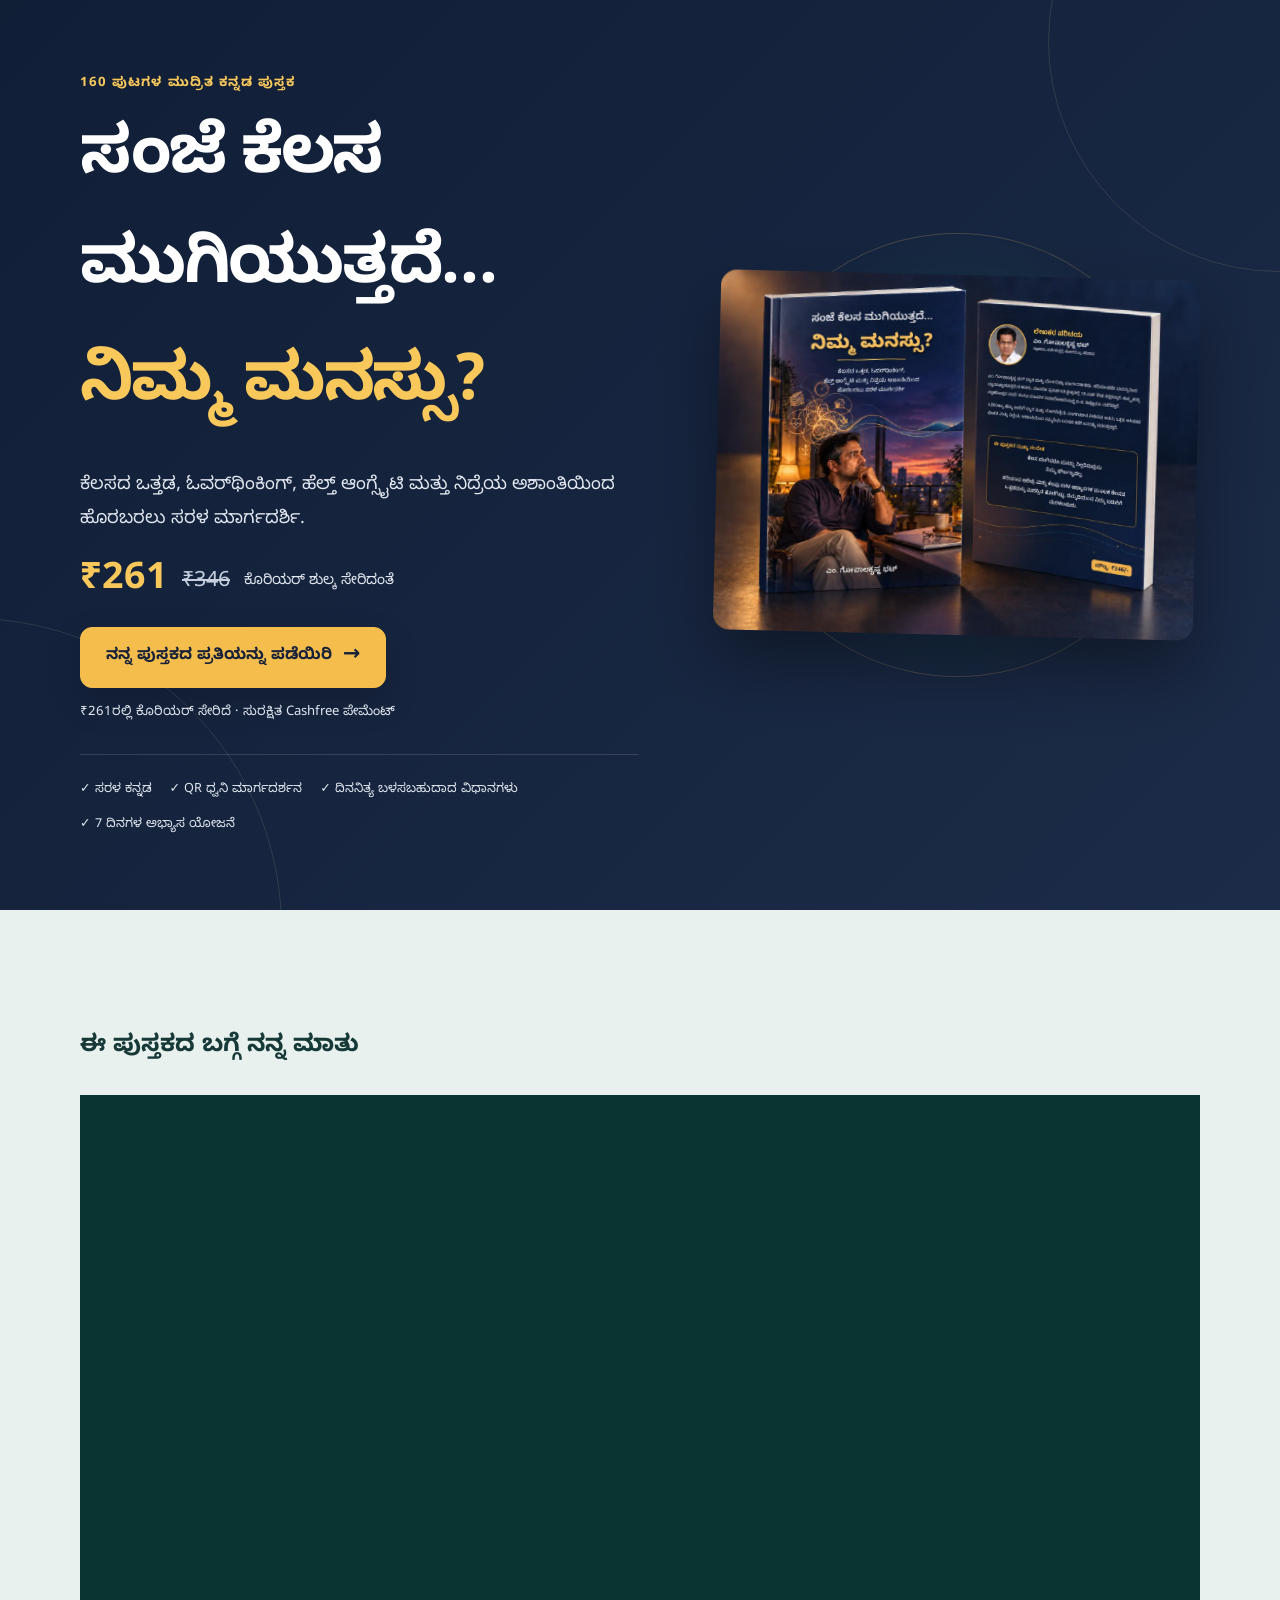
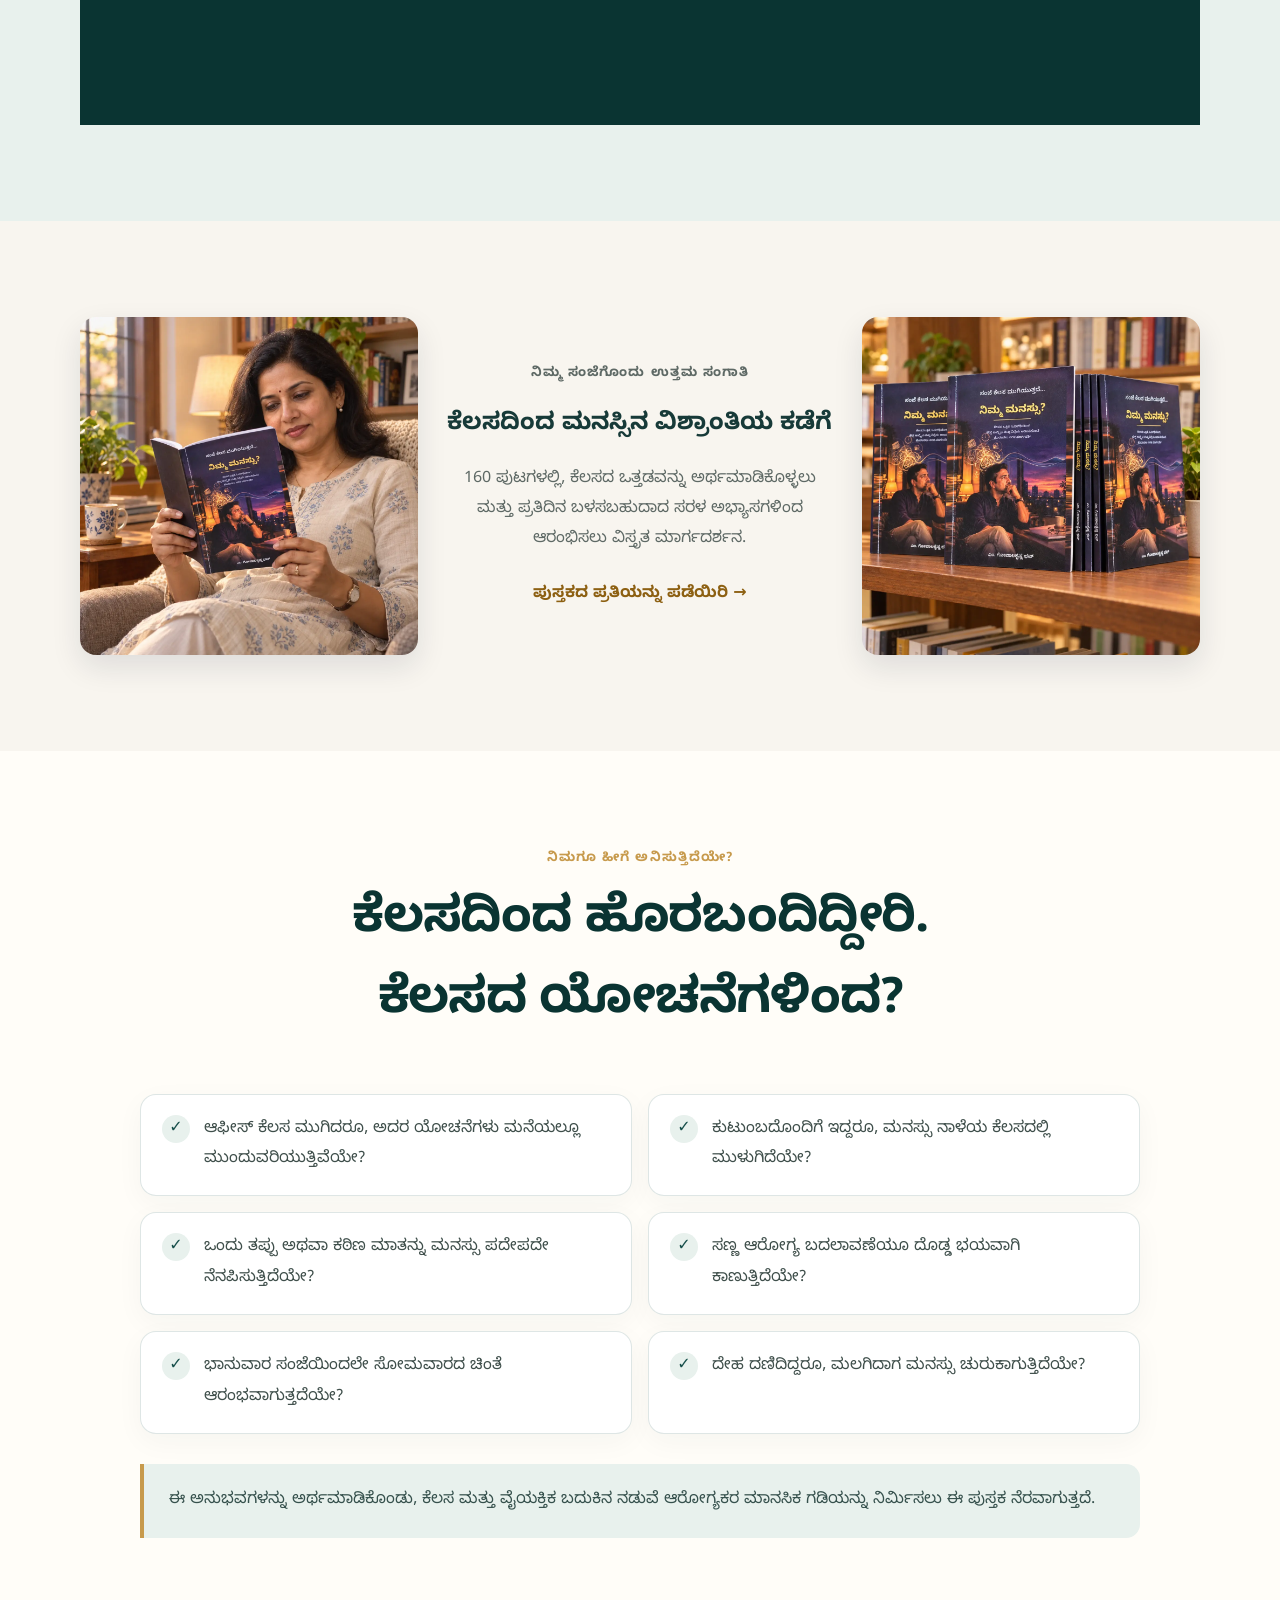
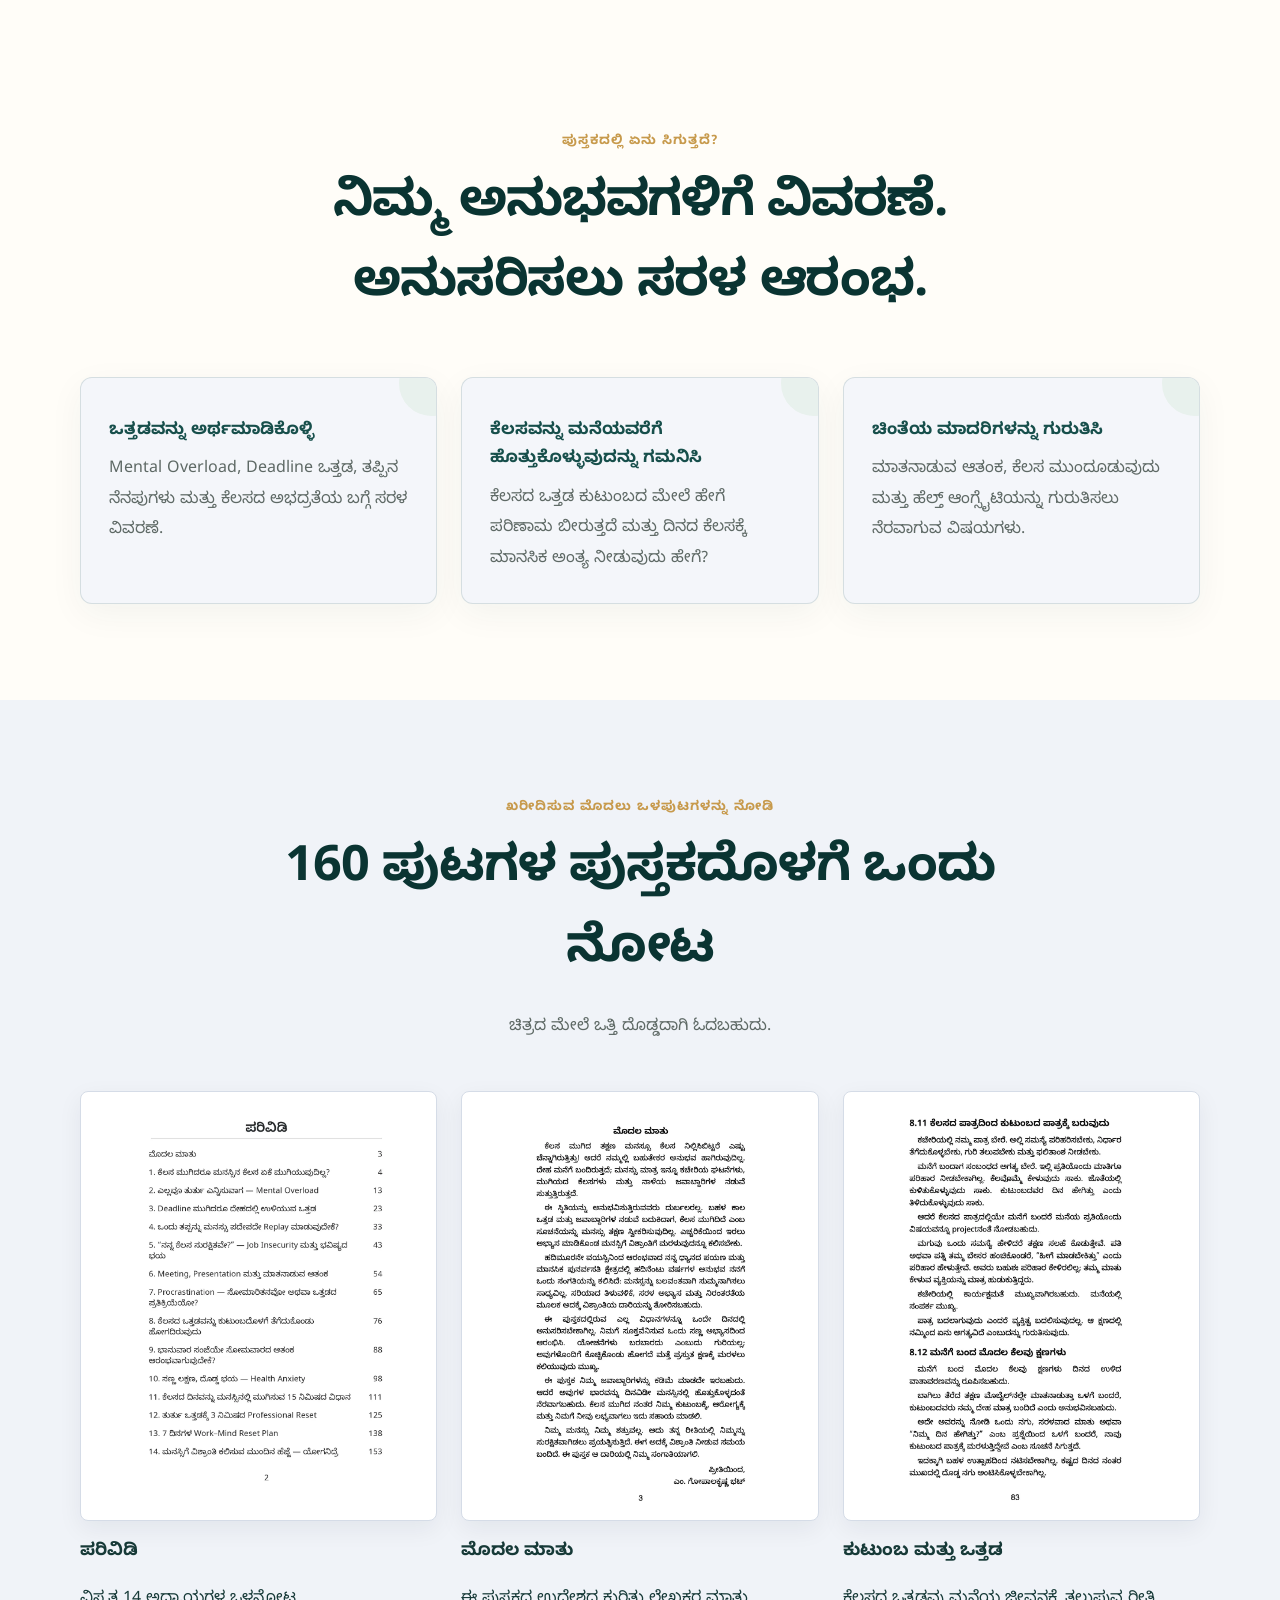
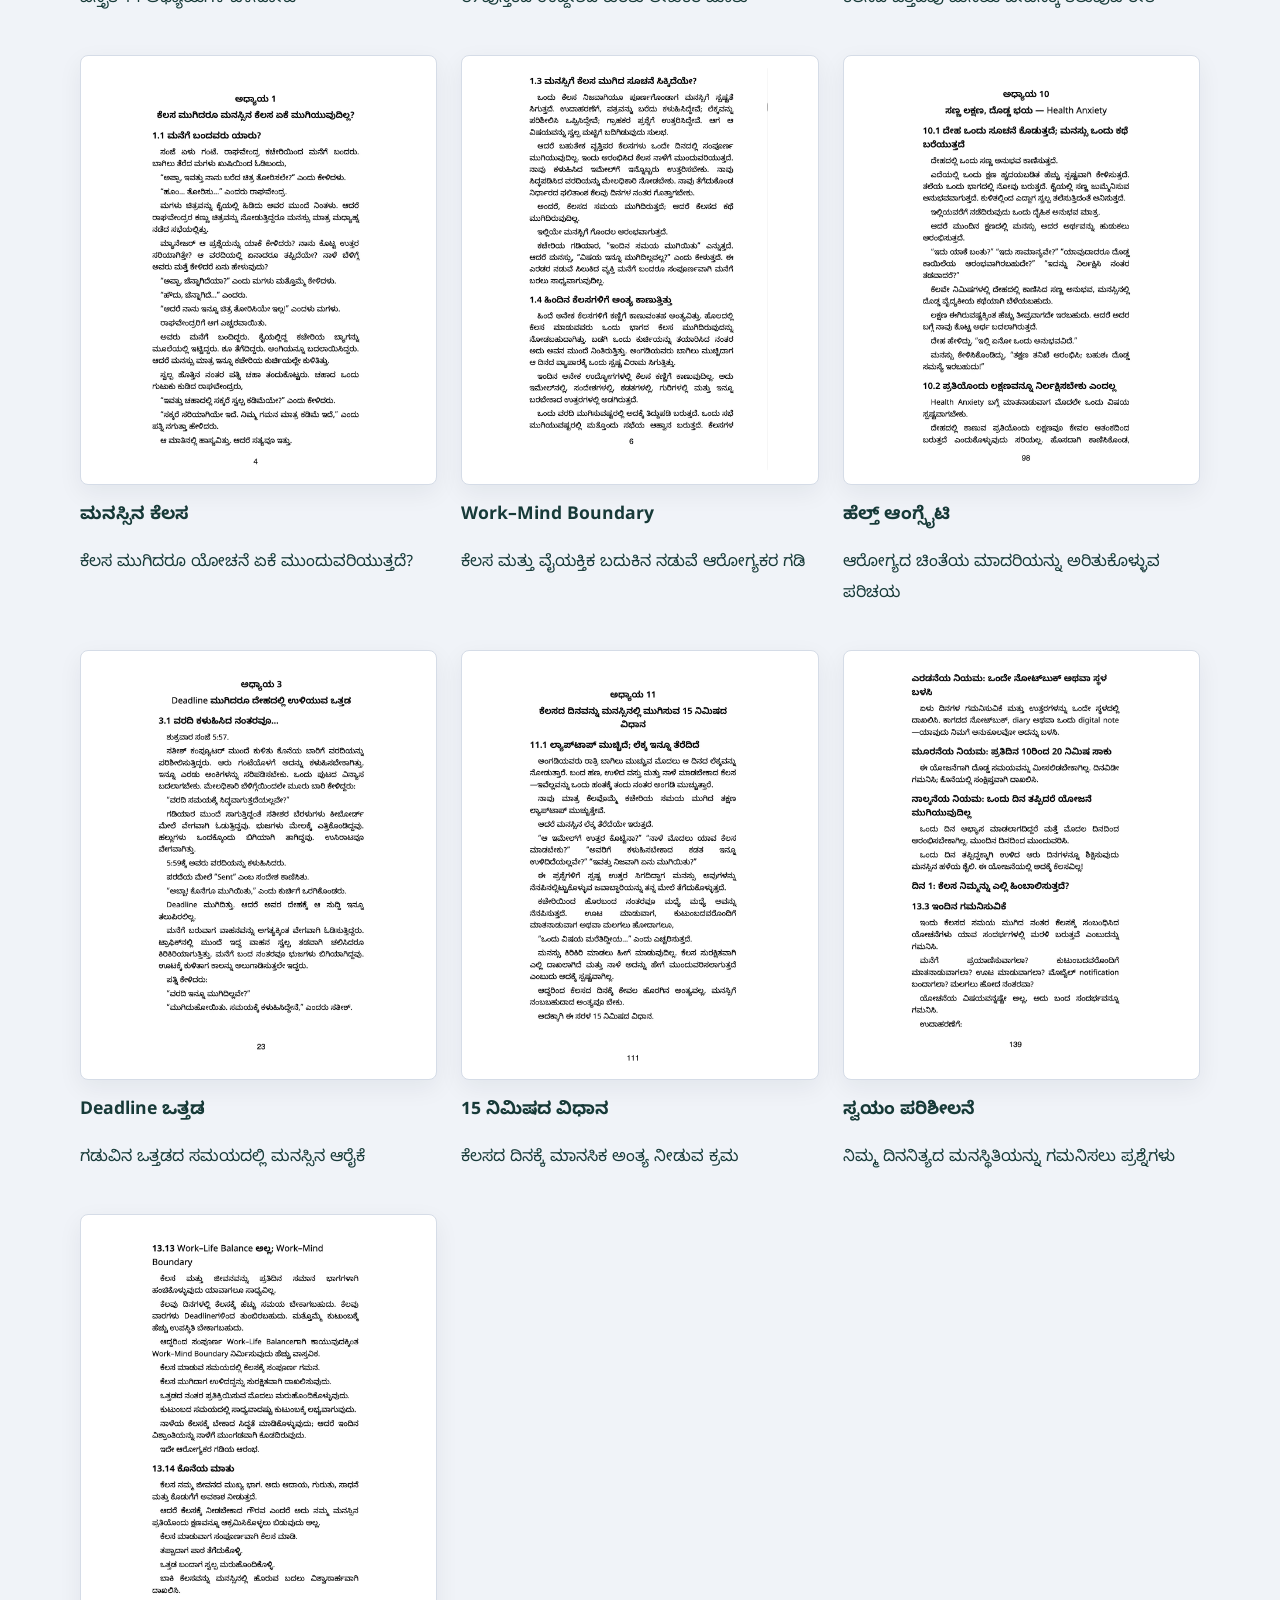
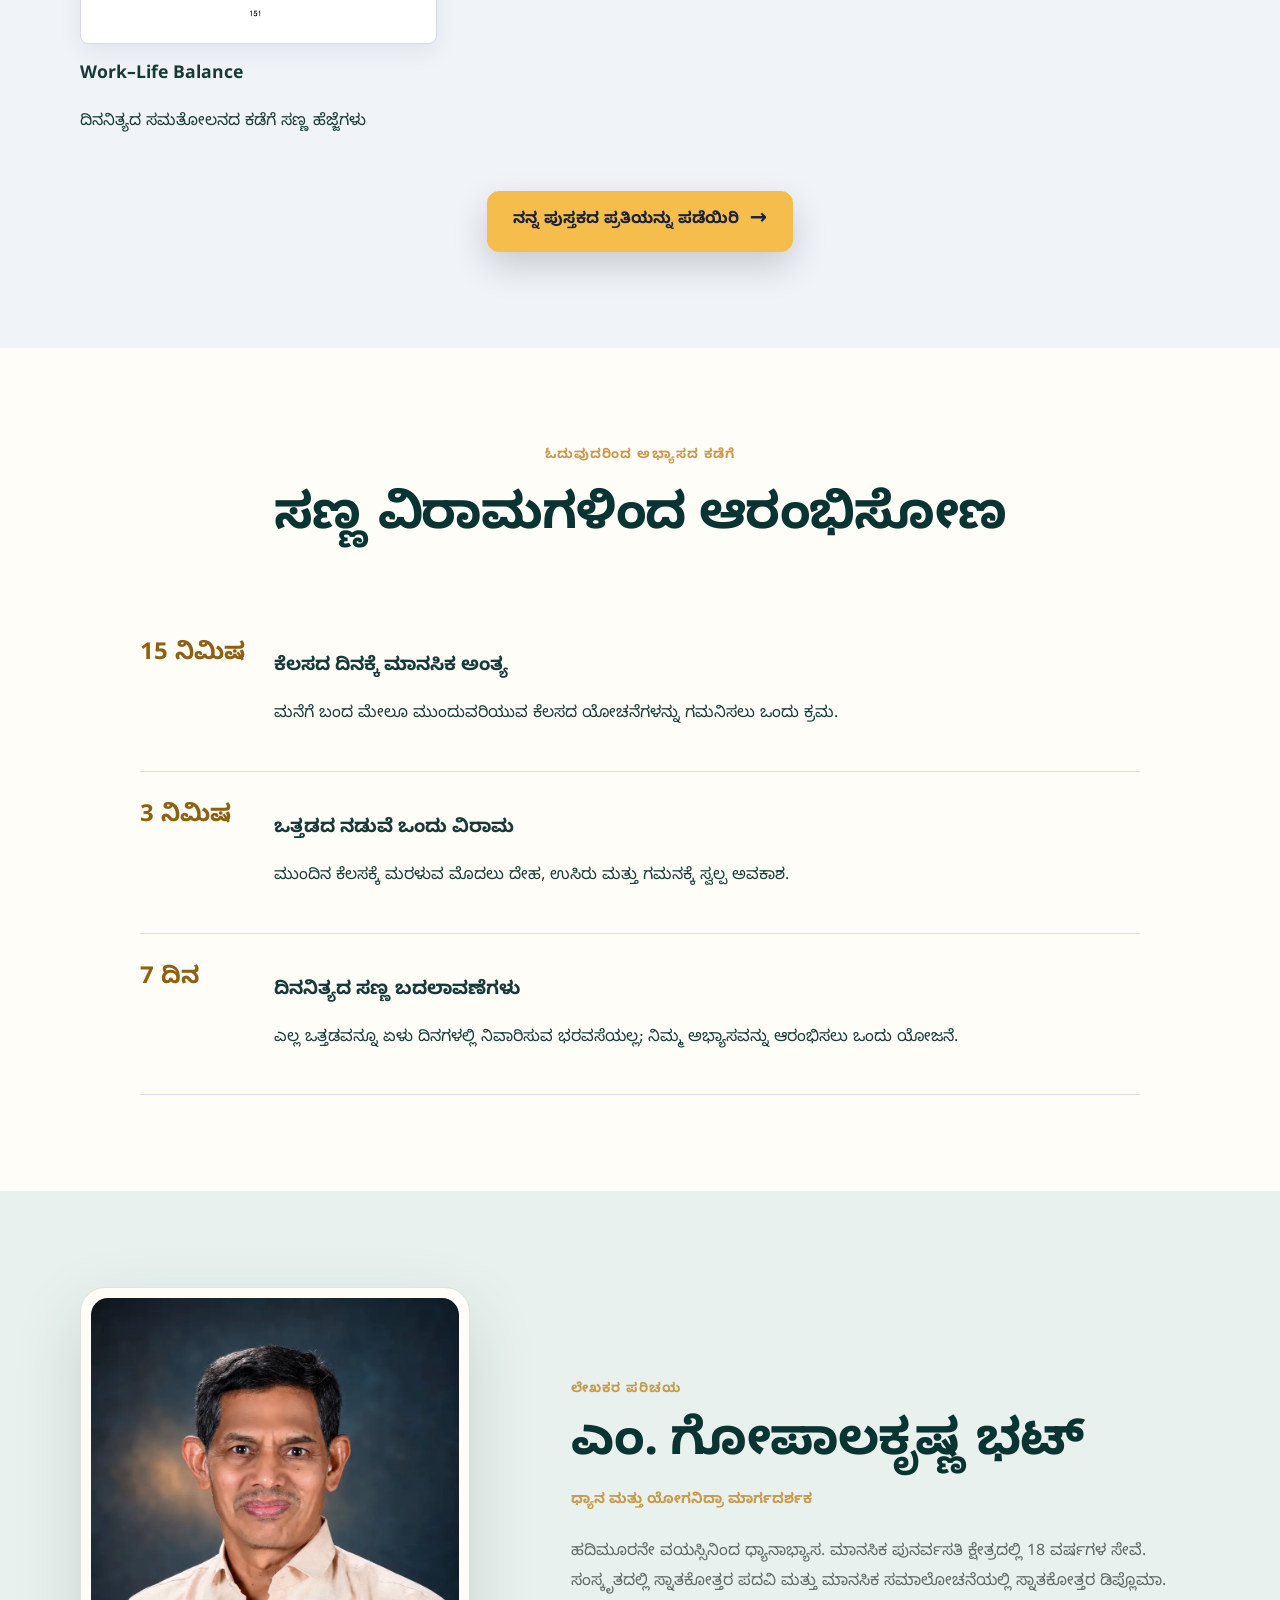
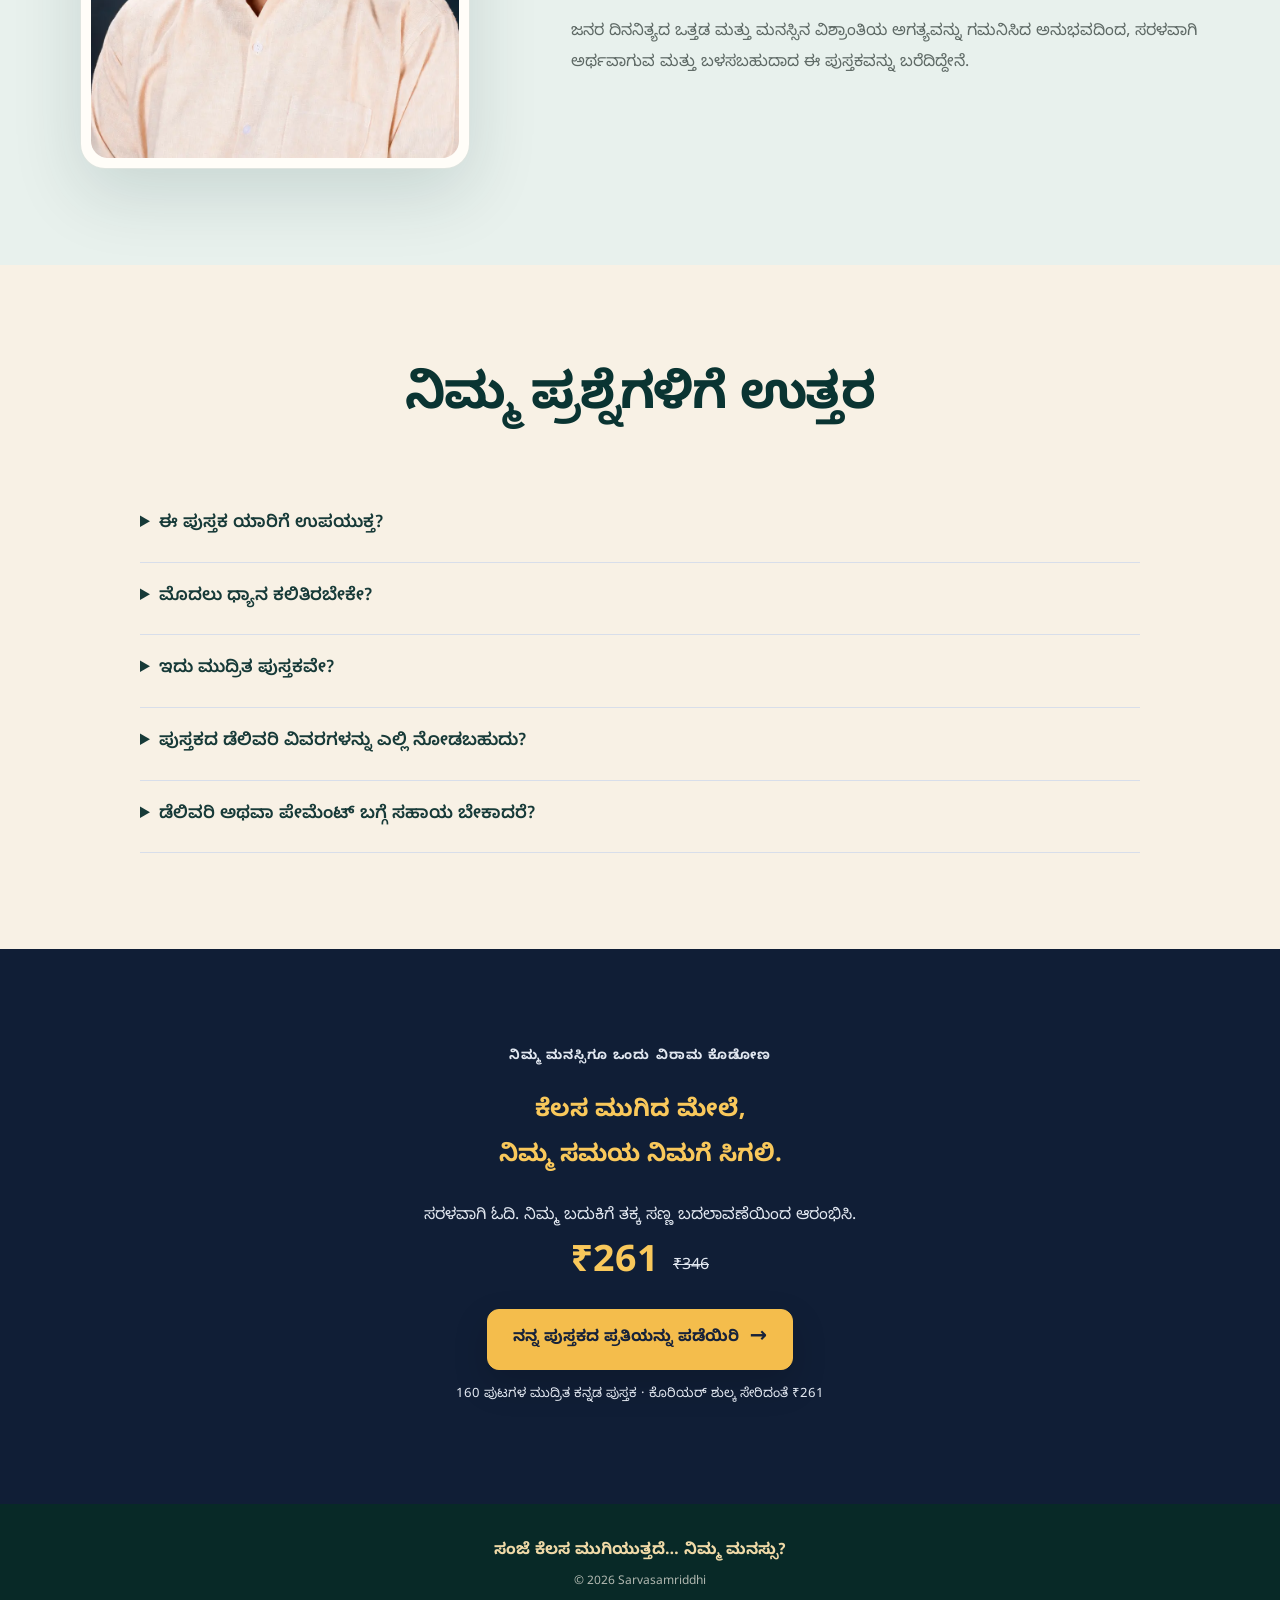
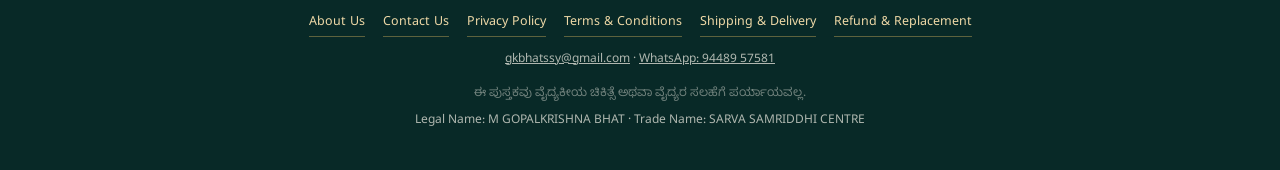
<file: index.html>
<!doctype html>
<html lang="kn">
<head>
  <meta charset="UTF-8">
  <meta name="viewport" content="width=device-width,initial-scale=1">
  <title>ಸಂಜೆ ಕೆಲಸ ಮುಗಿಯುತ್ತದೆ… ನಿಮ್ಮ ಮನಸ್ಸು? | ಎಂ. ಗೋಪಾಲಕೃಷ್ಣ ಭಟ್</title>
  <meta name="description" content="ಕೆಲಸದ ಒತ್ತಡ, ಓವರ್‌ಥಿಂಕಿಂಗ್, ಹೆಲ್ತ್ ಆಂಗ್ಸೈಟಿ ಮತ್ತು ನಿದ್ರೆಯ ಅಶಾಂತಿಯಿಂದ ಹೊರಬರಲು ಸರಳ ಕನ್ನಡ ಮಾರ್ಗದರ್ಶಿ. 160 ಪುಟಗಳ ಮುದ್ರಿತ ಪುಸ್ತಕ.">
  <link rel="canonical" href="https://sanjekelasa.yoganidraonline.com/">
  <meta name="theme-color" content="#101e36">
  <link rel="stylesheet" href="styles.css">
  <script src="config.js"></script>
  <script defer src="tracking.js"></script>
</head>
<body>
  <main>
    <section class="hero">
      <div class="container hero-grid">
        <div class="hero-copy">
          <p class="eyebrow">160 ಪುಟಗಳ ಮುದ್ರಿತ ಕನ್ನಡ ಪುಸ್ತಕ</p>
          <h1>ಸಂಜೆ ಕೆಲಸ ಮುಗಿಯುತ್ತದೆ…<span>ನಿಮ್ಮ ಮನಸ್ಸು?</span></h1>
          <p class="hero-subtitle">ಕೆಲಸದ ಒತ್ತಡ, ಓವರ್‌ಥಿಂಕಿಂಗ್, ಹೆಲ್ತ್ ಆಂಗ್ಸೈಟಿ ಮತ್ತು ನಿದ್ರೆಯ ಅಶಾಂತಿಯಿಂದ ಹೊರಬರಲು ಸರಳ ಮಾರ್ಗದರ್ಶಿ.</p>
        </div>
        <div class="hero-visual"><div class="book-mockup-stage"><img src="assets/book-hero-160-mrp346.webp" alt="ಸಂಜೆ ಕೆಲಸ ಮುಗಿಯುತ್ತದೆ… ನಿಮ್ಮ ಮನಸ್ಸು? 160 ಪುಟಗಳ ಪುಸ್ತಕದ 3D ಚಿತ್ರ" width="1448" height="1086" fetchpriority="high"></div></div>
        <div class="hero-actions">
          <div class="price-row"><span class="price">₹261</span><del>₹346</del><span class="price-note">ಕೊರಿಯರ್ ಶುಲ್ಕ ಸೇರಿದಂತೆ</span></div>
          <a class="primary-button checkout" href="https://payments.cashfree.com/forms/sanjekelasa">ನನ್ನ ಪುಸ್ತಕದ ಪ್ರತಿಯನ್ನು ಪಡೆಯಿರಿ <span aria-hidden="true">→</span></a>
          <p class="payment-note">₹261ರಲ್ಲಿ ಕೊರಿಯರ್ ಸೇರಿದೆ · ಸುರಕ್ಷಿತ Cashfree ಪೇಮೆಂಟ್</p>
          <div class="micro-trust"><span>✓ ಸರಳ ಕನ್ನಡ</span><span>✓ QR ಧ್ವನಿ ಮಾರ್ಗದರ್ಶನ</span><span>✓ ದಿನನಿತ್ಯ ಬಳಸಬಹುದಾದ ವಿಧಾನಗಳು</span><span>✓ 7 ದಿನಗಳ ಅಭ್ಯಾಸ ಯೋಜನೆ</span></div>
        </div>
      </div>
    </section>

    <section class="section book-video" id="book-video" hidden><div class="container"><h2>ಈ ಪುಸ್ತಕದ ಬಗ್ಗೆ ನನ್ನ ಮಾತು</h2><div class="video-wrap"><iframe id="intro-video" title="ಪುಸ್ತಕದ ಬಗ್ಗೆ ಲೇಖಕರ ಪರಿಚಯ" loading="lazy" allowfullscreen></iframe></div></div></section>

    <section class="section book-lifestyle-section">
      <div class="container book-lifestyle-grid">
        <figure><img src="assets/lady-reading-book.webp" alt="ಸಂಜೆ ಕೆಲಸ ಮುಗಿಯುತ್ತದೆ… ನಿಮ್ಮ ಮನಸ್ಸು? ಪುಸ್ತಕವನ್ನು ಓದುತ್ತಿರುವ ಮಹಿಳೆ" loading="lazy"></figure>
        <div class="book-lifestyle-copy"><p class="section-kicker">ನಿಮ್ಮ ಸಂಜೆಗೊಂದು ಉತ್ತಮ ಸಂಗಾತಿ</p><h2>ಕೆಲಸದಿಂದ ಮನಸ್ಸಿನ ವಿಶ್ರಾಂತಿಯ ಕಡೆಗೆ</h2><p>160 ಪುಟಗಳಲ್ಲಿ, ಕೆಲಸದ ಒತ್ತಡವನ್ನು ಅರ್ಥಮಾಡಿಕೊಳ್ಳಲು ಮತ್ತು ಪ್ರತಿದಿನ ಬಳಸಬಹುದಾದ ಸರಳ ಅಭ್ಯಾಸಗಳಿಂದ ಆರಂಭಿಸಲು ವಿಸ್ತೃತ ಮಾರ್ಗದರ್ಶನ.</p><a class="text-link checkout" href="https://payments.cashfree.com/forms/sanjekelasa">ಪುಸ್ತಕದ ಪ್ರತಿಯನ್ನು ಪಡೆಯಿರಿ →</a></div>
        <figure><img src="assets/books-on-rack.webp" alt="ಸಂಜೆ ಕೆಲಸ ಮುಗಿಯುತ್ತದೆ… ನಿಮ್ಮ ಮನಸ್ಸು? ಪುಸ್ತಕದ ಪ್ರತಿಗಳು" loading="lazy"></figure>
      </div>
    </section>

    <section class="section problems"><div class="container narrow"><div class="section-heading"><p class="section-kicker">ನಿಮಗೂ ಹೀಗೆ ಅನಿಸುತ್ತಿದೆಯೇ?</p><h2>ಕೆಲಸದಿಂದ ಹೊರಬಂದಿದ್ದೀರಿ.<br>ಕೆಲಸದ ಯೋಚನೆಗಳಿಂದ?</h2></div><div class="problem-grid"><div class="problem-card"><span aria-hidden="true">✓</span><p>ಆಫೀಸ್ ಕೆಲಸ ಮುಗಿದರೂ, ಅದರ ಯೋಚನೆಗಳು ಮನೆಯಲ್ಲೂ ಮುಂದುವರಿಯುತ್ತಿವೆಯೇ?</p></div><div class="problem-card"><span aria-hidden="true">✓</span><p>ಕುಟುಂಬದೊಂದಿಗೆ ಇದ್ದರೂ, ಮನಸ್ಸು ನಾಳೆಯ ಕೆಲಸದಲ್ಲಿ ಮುಳುಗಿದೆಯೇ?</p></div><div class="problem-card"><span aria-hidden="true">✓</span><p>ಒಂದು ತಪ್ಪು ಅಥವಾ ಕಠಿಣ ಮಾತನ್ನು ಮನಸ್ಸು ಪದೇಪದೇ ನೆನಪಿಸುತ್ತಿದೆಯೇ?</p></div><div class="problem-card"><span aria-hidden="true">✓</span><p>ಸಣ್ಣ ಆರೋಗ್ಯ ಬದಲಾವಣೆಯೂ ದೊಡ್ಡ ಭಯವಾಗಿ ಕಾಣುತ್ತಿದೆಯೇ?</p></div><div class="problem-card"><span aria-hidden="true">✓</span><p>ಭಾನುವಾರ ಸಂಜೆಯಿಂದಲೇ ಸೋಮವಾರದ ಚಿಂತೆ ಆರಂಭವಾಗುತ್ತದೆಯೇ?</p></div><div class="problem-card"><span aria-hidden="true">✓</span><p>ದೇಹ ದಣಿದಿದ್ದರೂ, ಮಲಗಿದಾಗ ಮನಸ್ಸು ಚುರುಕಾಗುತ್ತಿದೆಯೇ?</p></div></div><div class="soft-highlight"><p>ಈ ಅನುಭವಗಳನ್ನು ಅರ್ಥಮಾಡಿಕೊಂಡು, ಕೆಲಸ ಮತ್ತು ವೈಯಕ್ತಿಕ ಬದುಕಿನ ನಡುವೆ ಆರೋಗ್ಯಕರ ಮಾನಸಿಕ ಗಡಿಯನ್ನು ನಿರ್ಮಿಸಲು ಈ ಪುಸ್ತಕ ನೆರವಾಗುತ್ತದೆ.</p></div></div></section>

    <section class="section"><div class="container"><div class="section-heading"><p class="section-kicker">ಪುಸ್ತಕದಲ್ಲಿ ಏನು ಸಿಗುತ್ತದೆ?</p><h2>ನಿಮ್ಮ ಅನುಭವಗಳಿಗೆ ವಿವರಣೆ.<br>ಅನುಸರಿಸಲು ಸರಳ ಆರಂಭ.</h2></div><div class="benefit-grid"><article class="benefit-card"><h3>ಒತ್ತಡವನ್ನು ಅರ್ಥಮಾಡಿಕೊಳ್ಳಿ</h3><p>Mental Overload, Deadline ಒತ್ತಡ, ತಪ್ಪಿನ ನೆನಪುಗಳು ಮತ್ತು ಕೆಲಸದ ಅಭದ್ರತೆಯ ಬಗ್ಗೆ ಸರಳ ವಿವರಣೆ.</p></article><article class="benefit-card"><h3>ಕೆಲಸವನ್ನು ಮನೆಯವರೆಗೆ ಹೊತ್ತುಕೊಳ್ಳುವುದನ್ನು ಗಮನಿಸಿ</h3><p>ಕೆಲಸದ ಒತ್ತಡ ಕುಟುಂಬದ ಮೇಲೆ ಹೇಗೆ ಪರಿಣಾಮ ಬೀರುತ್ತದೆ ಮತ್ತು ದಿನದ ಕೆಲಸಕ್ಕೆ ಮಾನಸಿಕ ಅಂತ್ಯ ನೀಡುವುದು ಹೇಗೆ?</p></article><article class="benefit-card"><h3>ಚಿಂತೆಯ ಮಾದರಿಗಳನ್ನು ಗುರುತಿಸಿ</h3><p>ಮಾತನಾಡುವ ಆತಂಕ, ಕೆಲಸ ಮುಂದೂಡುವುದು ಮತ್ತು ಹೆಲ್ತ್ ಆಂಗ್ಸೈಟಿಯನ್ನು ಗುರುತಿಸಲು ನೆರವಾಗುವ ವಿಷಯಗಳು.</p></article></div></div></section>

    <section class="section preview-section"><div class="container"><div class="section-heading"><p class="section-kicker">ಖರೀದಿಸುವ ಮೊದಲು ಒಳಪುಟಗಳನ್ನು ನೋಡಿ</p><h2>160 ಪುಟಗಳ ಪುಸ್ತಕದೊಳಗೆ ಒಂದು ನೋಟ</h2><p>ಚಿತ್ರದ ಮೇಲೆ ಒತ್ತಿ ದೊಡ್ಡದಾಗಿ ಓದಬಹುದು.</p></div><div class="sample-grid">
      <a class="sample-card" href="assets/inside-01.webp" target="_blank" rel="noopener"><div class="sample-paper"><img src="assets/inside-01.webp" alt="160 ಪುಟಗಳ ಪುಸ್ತಕದ ಪರಿವಿಡಿ" loading="lazy"></div><h3>ಪರಿವಿಡಿ</h3><p>ವಿಸ್ತೃತ 14 ಅಧ್ಯಾಯಗಳ ಒಳನೋಟ</p></a>
      <a class="sample-card" href="assets/inside-02.webp" target="_blank" rel="noopener"><div class="sample-paper"><img src="assets/inside-02.webp" alt="ಪುಸ್ತಕದ ಮೊದಲ ಮಾತು" loading="lazy"></div><h3>ಮೊದಲ ಮಾತು</h3><p>ಈ ಪುಸ್ತಕದ ಉದ್ದೇಶದ ಕುರಿತು ಲೇಖಕರ ಮಾತು</p></a>
      <a class="sample-card" href="assets/inside-03.webp" target="_blank" rel="noopener"><div class="sample-paper"><img src="assets/inside-03.webp" alt="ಕುಟುಂಬದ ಮೇಲೆ ಕೆಲಸದ ಒತ್ತಡದ ಪರಿಣಾಮ ಕುರಿತು ಒಳಪುಟ" loading="lazy"></div><h3>ಕುಟುಂಬ ಮತ್ತು ಒತ್ತಡ</h3><p>ಕೆಲಸದ ಒತ್ತಡವು ಮನೆಯ ಜೀವನಕ್ಕೆ ತಲುಪುವ ರೀತಿ</p></a>
      <a class="sample-card" href="assets/inside-04.webp" target="_blank" rel="noopener"><div class="sample-paper"><img src="assets/inside-04.webp" alt="ಕೆಲಸದ ದಿನ ಮುಗಿದರೂ ಮನಸ್ಸಿನ ಕೆಲಸ ಮುಗಿಯದಿರುವ ಕುರಿತು ಒಳಪುಟ" loading="lazy"></div><h3>ಮನಸ್ಸಿನ ಕೆಲಸ</h3><p>ಕೆಲಸ ಮುಗಿದರೂ ಯೋಚನೆ ಏಕೆ ಮುಂದುವರಿಯುತ್ತದೆ?</p></a>
      <a class="sample-card" href="assets/inside-05.webp" target="_blank" rel="noopener"><div class="sample-paper"><img src="assets/inside-05.webp" alt="ಕೆಲಸ ಮತ್ತು ಮನಸ್ಸಿನ ಗಡಿಯ ಕುರಿತು ಒಳಪುಟ" loading="lazy"></div><h3>Work–Mind Boundary</h3><p>ಕೆಲಸ ಮತ್ತು ವೈಯಕ್ತಿಕ ಬದುಕಿನ ನಡುವೆ ಆರೋಗ್ಯಕರ ಗಡಿ</p></a>
      <a class="sample-card" href="assets/inside-06.webp" target="_blank" rel="noopener"><div class="sample-paper"><img src="assets/inside-06.webp" alt="ಹೆಲ್ತ್ ಆಂಗ್ಸೈಟಿ ಕುರಿತು ಒಳಪುಟ" loading="lazy"></div><h3>ಹೆಲ್ತ್ ಆಂಗ್ಸೈಟಿ</h3><p>ಆರೋಗ್ಯದ ಚಿಂತೆಯ ಮಾದರಿಯನ್ನು ಅರಿತುಕೊಳ್ಳುವ ಪರಿಚಯ</p></a>
      <a class="sample-card" href="assets/inside-07.webp" target="_blank" rel="noopener"><div class="sample-paper"><img src="assets/inside-07.webp" alt="Deadline ಒತ್ತಡ ಕುರಿತು ಒಳಪುಟ" loading="lazy"></div><h3>Deadline ಒತ್ತಡ</h3><p>ಗಡುವಿನ ಒತ್ತಡದ ಸಮಯದಲ್ಲಿ ಮನಸ್ಸಿನ ಆರೈಕೆ</p></a>
      <a class="sample-card" href="assets/inside-08.webp" target="_blank" rel="noopener"><div class="sample-paper"><img src="assets/inside-08.webp" alt="15 ನಿಮಿಷದ ಕೆಲಸದ ದಿನ ಮುಗಿಸುವ ವಿಧಾನ ಕುರಿತು ಒಳಪುಟ" loading="lazy"></div><h3>15 ನಿಮಿಷದ ವಿಧಾನ</h3><p>ಕೆಲಸದ ದಿನಕ್ಕೆ ಮಾನಸಿಕ ಅಂತ್ಯ ನೀಡುವ ಕ್ರಮ</p></a>
      <a class="sample-card" href="assets/inside-09.webp" target="_blank" rel="noopener"><div class="sample-paper"><img src="assets/inside-09.webp" alt="ಸ್ವಯಂ ಪರಿಶೀಲನೆಯ ಒಳಪುಟ" loading="lazy"></div><h3>ಸ್ವಯಂ ಪರಿಶೀಲನೆ</h3><p>ನಿಮ್ಮ ದಿನನಿತ್ಯದ ಮನಸ್ಥಿತಿಯನ್ನು ಗಮನಿಸಲು ಪ್ರಶ್ನೆಗಳು</p></a>
      <a class="sample-card" href="assets/inside-10.webp" target="_blank" rel="noopener"><div class="sample-paper"><img src="assets/inside-10.webp" alt="Work–Life Balance ಕುರಿತು ಒಳಪುಟ" loading="lazy"></div><h3>Work–Life Balance</h3><p>ದಿನನಿತ್ಯದ ಸಮತೋಲನದ ಕಡೆಗೆ ಸಣ್ಣ ಹೆಜ್ಜೆಗಳು</p></a>
    </div><div class="section-cta"><a class="primary-button checkout" href="https://payments.cashfree.com/forms/sanjekelasa">ನನ್ನ ಪುಸ್ತಕದ ಪ್ರತಿಯನ್ನು ಪಡೆಯಿರಿ <span aria-hidden="true">→</span></a></div></div></section>

    <section class="section"><div class="container narrow"><div class="section-heading"><p class="section-kicker">ಓದುವುದರಿಂದ ಅಭ್ಯಾಸದ ಕಡೆಗೆ</p><h2>ಸಣ್ಣ ವಿರಾಮಗಳಿಂದ ಆರಂಭಿಸೋಣ</h2></div><div class="reset-list"><article><strong>15 ನಿಮಿಷ</strong><div><h3>ಕೆಲಸದ ದಿನಕ್ಕೆ ಮಾನಸಿಕ ಅಂತ್ಯ</h3><p>ಮನೆಗೆ ಬಂದ ಮೇಲೂ ಮುಂದುವರಿಯುವ ಕೆಲಸದ ಯೋಚನೆಗಳನ್ನು ಗಮನಿಸಲು ಒಂದು ಕ್ರಮ.</p></div></article><article><strong>3 ನಿಮಿಷ</strong><div><h3>ಒತ್ತಡದ ನಡುವೆ ಒಂದು ವಿರಾಮ</h3><p>ಮುಂದಿನ ಕೆಲಸಕ್ಕೆ ಮರಳುವ ಮೊದಲು ದೇಹ, ಉಸಿರು ಮತ್ತು ಗಮನಕ್ಕೆ ಸ್ವಲ್ಪ ಅವಕಾಶ.</p></div></article><article><strong>7 ದಿನ</strong><div><h3>ದಿನನಿತ್ಯದ ಸಣ್ಣ ಬದಲಾವಣೆಗಳು</h3><p>ಎಲ್ಲ ಒತ್ತಡವನ್ನೂ ಏಳು ದಿನಗಳಲ್ಲಿ ನಿವಾರಿಸುವ ಭರವಸೆಯಲ್ಲ; ನಿಮ್ಮ ಅಭ್ಯಾಸವನ್ನು ಆರಂಭಿಸಲು ಒಂದು ಯೋಜನೆ.</p></div></article></div></div></section>

    <section class="section author-section"><div class="container author-grid"><div class="author-photo"><img src="assets/author-portrait.webp" alt="ಎಂ. ಗೋಪಾಲಕೃಷ್ಣ ಭಟ್" loading="lazy"></div><div class="author-copy"><p class="section-kicker">ಲೇಖಕರ ಪರಿಚಯ</p><h2>ಎಂ. ಗೋಪಾಲಕೃಷ್ಣ ಭಟ್</h2><p class="author-role">ಧ್ಯಾನ ಮತ್ತು ಯೋಗನಿದ್ರಾ ಮಾರ್ಗದರ್ಶಕ</p><p>ಹದಿಮೂರನೇ ವಯಸ್ಸಿನಿಂದ ಧ್ಯಾನಾಭ್ಯಾಸ. ಮಾನಸಿಕ ಪುನರ್ವಸತಿ ಕ್ಷೇತ್ರದಲ್ಲಿ 18 ವರ್ಷಗಳ ಸೇವೆ. ಸಂಸ್ಕೃತದಲ್ಲಿ ಸ್ನಾತಕೋತ್ತರ ಪದವಿ ಮತ್ತು ಮಾನಸಿಕ ಸಮಾಲೋಚನೆಯಲ್ಲಿ ಸ್ನಾತಕೋತ್ತರ ಡಿಪ್ಲೊಮಾ.</p><p>ಜನರ ದಿನನಿತ್ಯದ ಒತ್ತಡ ಮತ್ತು ಮನಸ್ಸಿನ ವಿಶ್ರಾಂತಿಯ ಅಗತ್ಯವನ್ನು ಗಮನಿಸಿದ ಅನುಭವದಿಂದ, ಸರಳವಾಗಿ ಅರ್ಥವಾಗುವ ಮತ್ತು ಬಳಸಬಹುದಾದ ಈ ಪುಸ್ತಕವನ್ನು ಬರೆದಿದ್ದೇನೆ.</p></div></div></section>

    <section class="section faq-section"><div class="container narrow"><div class="section-heading"><h2>ನಿಮ್ಮ ಪ್ರಶ್ನೆಗಳಿಗೆ ಉತ್ತರ</h2></div><details><summary>ಈ ಪುಸ್ತಕ ಯಾರಿಗೆ ಉಪಯುಕ್ತ?</summary><p>ಕೆಲಸ ಮುಗಿದ ನಂತರವೂ ಕೆಲಸದ ಚಿಂತೆ, ಓವರ್‌ಥಿಂಕಿಂಗ್ ಮತ್ತು ದಿನನಿತ್ಯದ ಒತ್ತಡ ಮುಂದುವರಿಯುವವರಿಗೆ.</p></details><details><summary>ಮೊದಲು ಧ್ಯಾನ ಕಲಿತಿರಬೇಕೇ?</summary><p>ಬೇಡ. ವಿಷಯಗಳನ್ನು ಸರಳ ಕನ್ನಡದಲ್ಲಿ ಪರಿಚಯಿಸಲಾಗಿದೆ. ನಿಮ್ಮ ಅನುಕೂಲಕ್ಕೆ ತಕ್ಕಂತೆ ಸಣ್ಣ ಅಭ್ಯಾಸಗಳಿಂದ ಆರಂಭಿಸಬಹುದು.</p></details><details><summary>ಇದು ಮುದ್ರಿತ ಪುಸ್ತಕವೇ?</summary><p>ಹೌದು. ಇದು 160 ಪುಟಗಳ ಕನ್ನಡ ಮುದ್ರಿತ ಪುಸ್ತಕ.</p></details><details><summary>ಪುಸ್ತಕದ ಡೆಲಿವರಿ ವಿವರಗಳನ್ನು ಎಲ್ಲಿ ನೋಡಬಹುದು?</summary><p>Shipping &amp; Delivery ಪುಟದಲ್ಲಿ ವಿವರಗಳಿವೆ. ಖರೀದಿಸುವಾಗ ಸಂಪೂರ್ಣ ವಿಳಾಸ ಮತ್ತು ಸರಿಯಾದ ಮೊಬೈಲ್ ಸಂಖ್ಯೆ ನಮೂದಿಸಿ.</p></details><details><summary>ಡೆಲಿವರಿ ಅಥವಾ ಪೇಮೆಂಟ್ ಬಗ್ಗೆ ಸಹಾಯ ಬೇಕಾದರೆ?</summary><p>94489 57581 ಸಂಖ್ಯೆಗೆ WhatsApp ಮಾಡಿ ಅಥವಾ gkbhatssy@gmail.com ಗೆ ಬರೆಯಿರಿ. ಪೇಮೆಂಟ್ ಆಗಿದ್ದರೆ Order ID ತಿಳಿಸಿ.</p></details></div></section>

    <section class="section final-offer"><div class="container narrow"><p class="section-kicker">ನಿಮ್ಮ ಮನಸ್ಸಿಗೂ ಒಂದು ವಿರಾಮ ಕೊಡೋಣ</p><h2>ಕೆಲಸ ಮುಗಿದ ಮೇಲೆ,<br>ನಿಮ್ಮ ಸಮಯ ನಿಮಗೆ ಸಿಗಲಿ.</h2><p>ಸರಳವಾಗಿ ಓದಿ. ನಿಮ್ಮ ಬದುಕಿಗೆ ತಕ್ಕ ಸಣ್ಣ ಬದಲಾವಣೆಯಿಂದ ಆರಂಭಿಸಿ.</p><div class="price-row"><span class="price">₹261</span><del>₹346</del></div><a class="primary-button checkout" href="https://payments.cashfree.com/forms/sanjekelasa">ನನ್ನ ಪುಸ್ತಕದ ಪ್ರತಿಯನ್ನು ಪಡೆಯಿರಿ <span aria-hidden="true">→</span></a><p class="payment-note">160 ಪುಟಗಳ ಮುದ್ರಿತ ಕನ್ನಡ ಪುಸ್ತಕ · ಕೊರಿಯರ್ ಶುಲ್ಕ ಸೇರಿದಂತೆ ₹261</p></div></section>
  </main>
  <footer><div class="container footer-inner"><strong>ಸಂಜೆ ಕೆಲಸ ಮುಗಿಯುತ್ತದೆ… ನಿಮ್ಮ ಮನಸ್ಸು?</strong><p>© 2026 Sarvasamriddhi</p><nav class="footer-links" aria-label="ಪಾಲಿಸಿಗಳು"><a href="about-us.html">About Us</a><a href="contact-us.html">Contact Us</a><a href="privacy-policy.html">Privacy Policy</a><a href="terms-and-conditions.html">Terms &amp; Conditions</a><a href="shipping-delivery.html">Shipping &amp; Delivery</a><a href="cancellation-replacement-refund.html">Refund &amp; Replacement</a></nav><p><a href="mailto:gkbhatssy@gmail.com">gkbhatssy@gmail.com</a> · <a href="https://wa.me/919448957581">WhatsApp: 94489 57581</a></p><p class="footer-note">ಈ ಪುಸ್ತಕವು ವೈದ್ಯಕೀಯ ಚಿಕಿತ್ಸೆ ಅಥವಾ ವೈದ್ಯರ ಸಲಹೆಗೆ ಪರ್ಯಾಯವಲ್ಲ.</p><p class="footer-business">Legal Name: M GOPALKRISHNA BHAT · Trade Name: SARVA SAMRIDDHI CENTRE</p></div></footer>
  <script>if(window.BOOK_CONFIG.videoUrl){document.getElementById("intro-video").src=window.BOOK_CONFIG.videoUrl;document.getElementById("book-video").hidden=false;}</script>
</body>
</html>
</file>
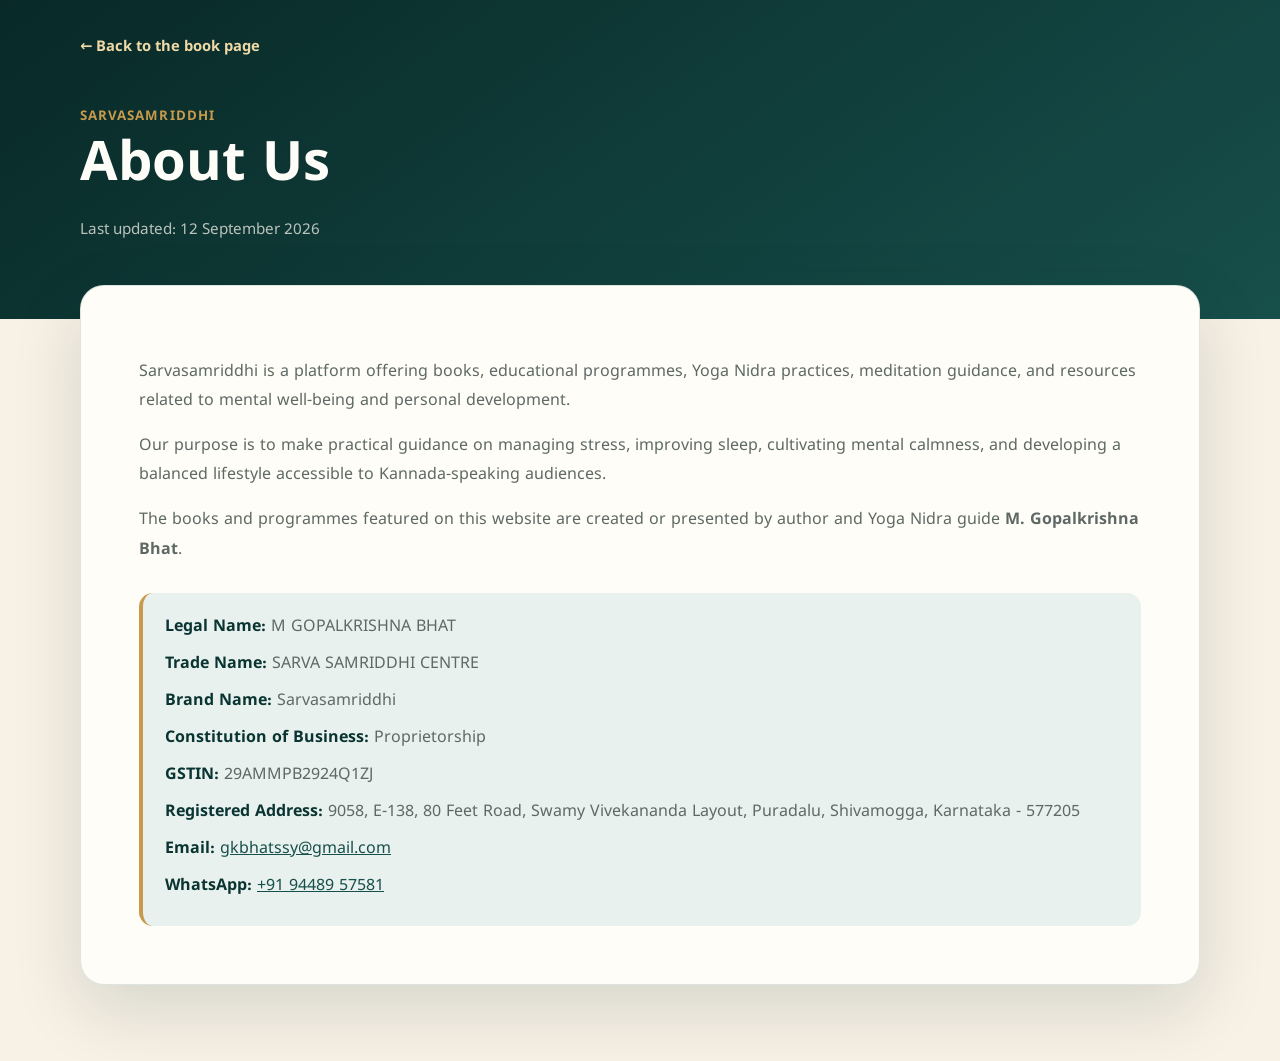
<file: about-us.html>
<!doctype html>
<html lang="en">
<head>
  <meta charset="UTF-8">
  <meta name="viewport" content="width=device-width, initial-scale=1.0">
  <title>About Us | Sarvasamriddhi</title>
  <meta name="description" content="About Sarvasamriddhi and M. Gopalkrishna Bhat.">
  <link rel="stylesheet" href="styles.css">
</head>
<body class="legal-page">

<header class="legal-header"><div class="container">
  <a class="legal-back" href="index.html">← Back to the book page</a>
  <p class="section-kicker">Sarvasamriddhi</p><h1>About Us</h1>
  <p class="legal-updated">Last updated: 12 September 2026</p>
</div></header>
<main class="legal-main"><article class="container legal-card">
  <p>Sarvasamriddhi is a platform offering books, educational programmes, Yoga Nidra practices, meditation guidance, and resources related to mental well-being and personal development.</p>
  <p>Our purpose is to make practical guidance on managing stress, improving sleep, cultivating mental calmness, and developing a balanced lifestyle accessible to Kannada-speaking audiences.</p>
  <p>The books and programmes featured on this website are created or presented by author and Yoga Nidra guide <strong>M. Gopalkrishna Bhat</strong>.</p>
  <div class="legal-details">
    <p><strong>Legal Name:</strong> M GOPALKRISHNA BHAT</p>
    <p><strong>Trade Name:</strong> SARVA SAMRIDDHI CENTRE</p>
    <p><strong>Brand Name:</strong> Sarvasamriddhi</p>
    <p><strong>Constitution of Business:</strong> Proprietorship</p>
    <p><strong>GSTIN:</strong> 29AMMPB2924Q1ZJ</p>
    <p><strong>Registered Address:</strong> 9058, E-138, 80 Feet Road, Swamy Vivekananda Layout, Puradalu, Shivamogga, Karnataka - 577205</p>
    <p><strong>Email:</strong> <a href="mailto:gkbhatssy@gmail.com">gkbhatssy@gmail.com</a></p>
    <p><strong>WhatsApp:</strong> <a href="https://wa.me/919448957581" target="_blank" rel="noopener">+91 94489 57581</a></p>
  </div>
</article></main>
</body>
</html>
</file>
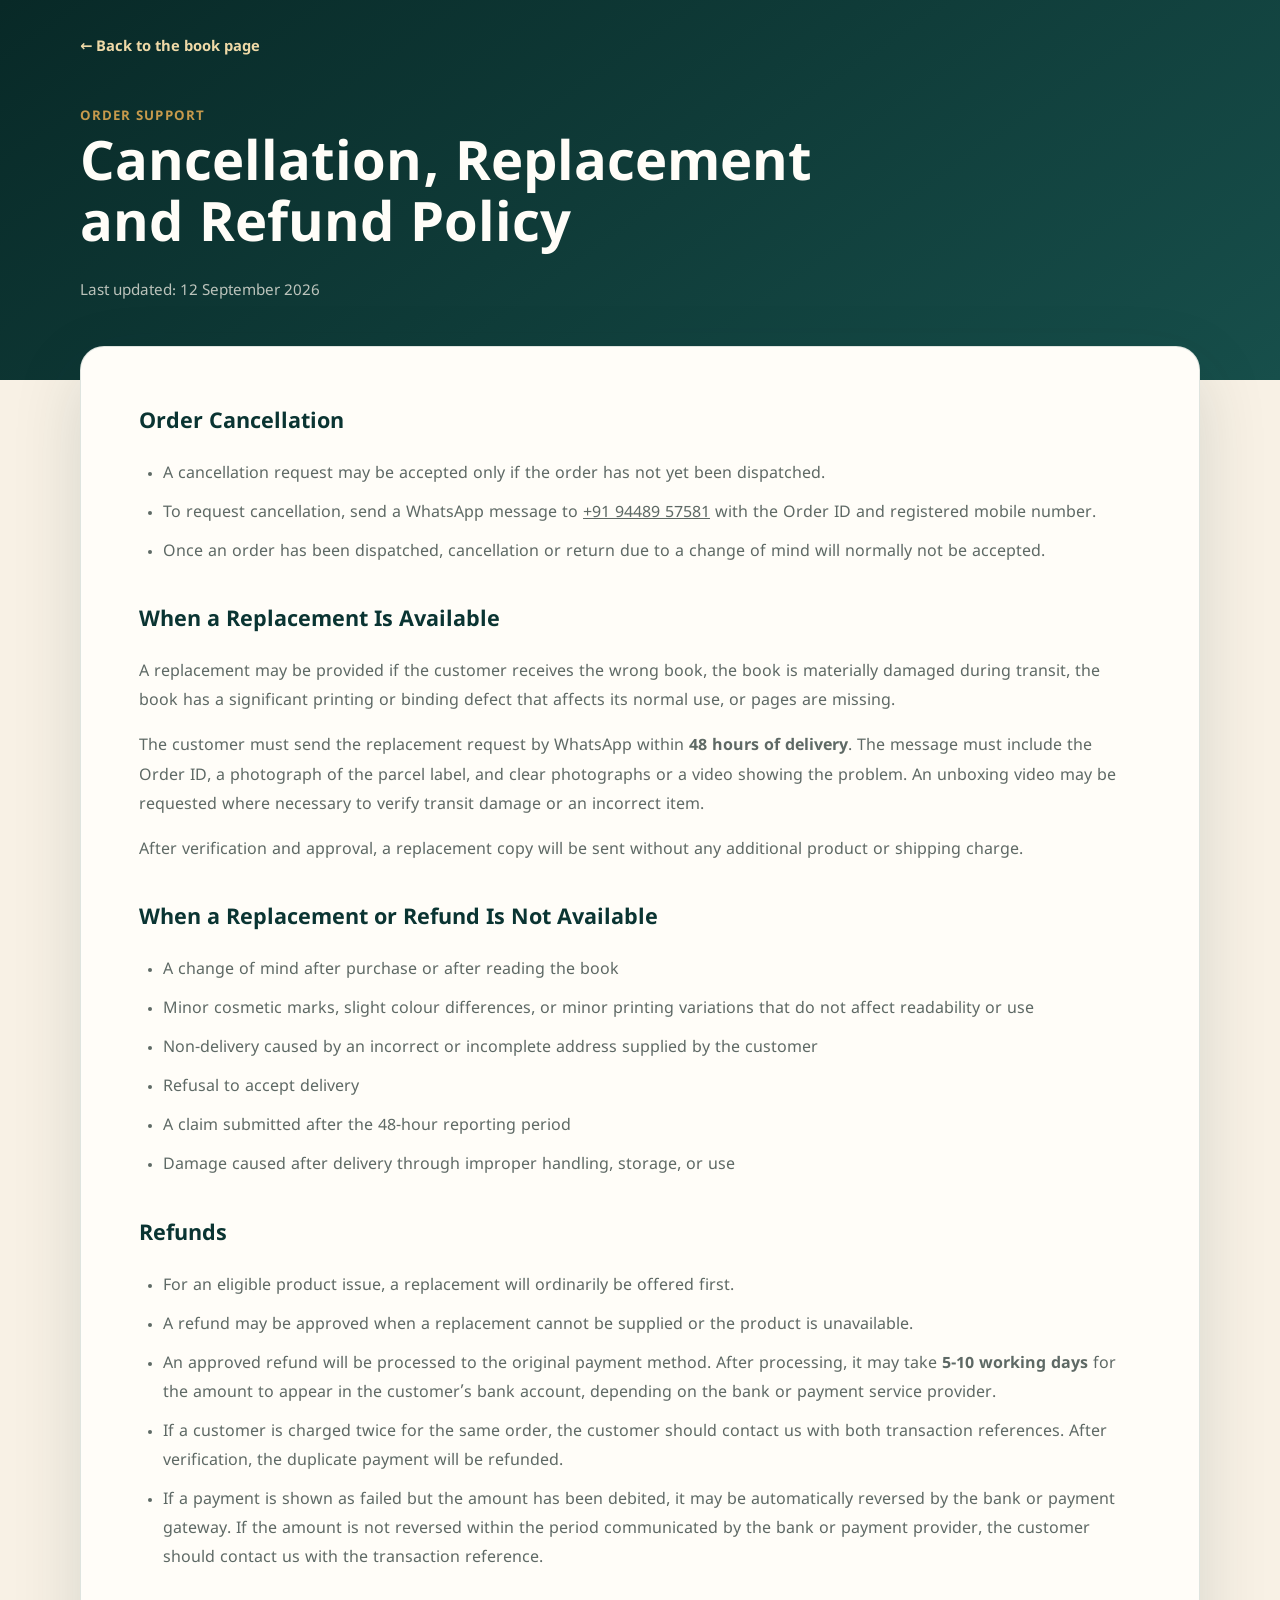
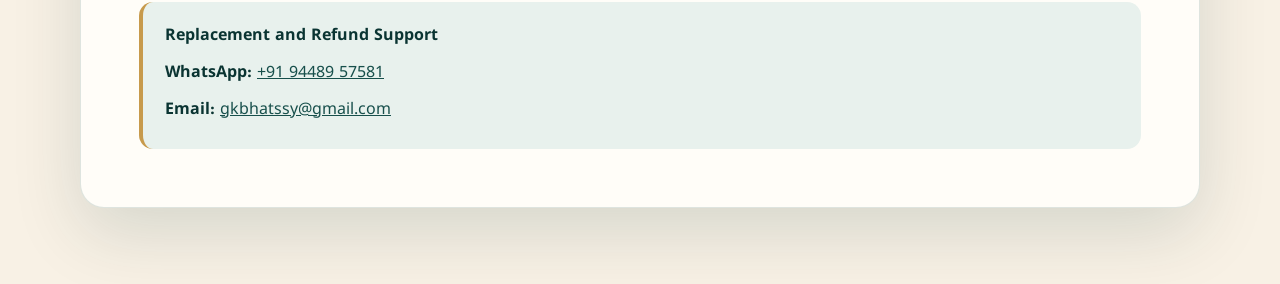
<file: cancellation-replacement-refund.html>
<!doctype html>
<html lang="en">
<head>
  <meta charset="UTF-8">
  <meta name="viewport" content="width=device-width, initial-scale=1.0">
  <title>Cancellation, Replacement and Refund Policy | Sarvasamriddhi</title>
  <meta name="description" content="Cancellation, Replacement and Refund Policy for Sarvasamriddhi book orders.">
  <link rel="stylesheet" href="styles.css">
</head>
<body class="legal-page">

<header class="legal-header"><div class="container">
  <a class="legal-back" href="index.html">← Back to the book page</a>
  <p class="section-kicker">Order support</p><h1>Cancellation, Replacement and Refund Policy</h1>
  <p class="legal-updated">Last updated: 12 September 2026</p>
</div></header>
<main class="legal-main"><article class="container legal-card">
  <h2>Order Cancellation</h2>
  <ul>
    <li>A cancellation request may be accepted only if the order has not yet been dispatched.</li>
    <li>To request cancellation, send a WhatsApp message to <a href="https://wa.me/919448957581" target="_blank" rel="noopener">+91 94489 57581</a> with the Order ID and registered mobile number.</li>
    <li>Once an order has been dispatched, cancellation or return due to a change of mind will normally not be accepted.</li>
  </ul>
  <h2>When a Replacement Is Available</h2>
  <p>A replacement may be provided if the customer receives the wrong book, the book is materially damaged during transit, the book has a significant printing or binding defect that affects its normal use, or pages are missing.</p>
  <p>The customer must send the replacement request by WhatsApp within <strong>48 hours of delivery</strong>. The message must include the Order ID, a photograph of the parcel label, and clear photographs or a video showing the problem. An unboxing video may be requested where necessary to verify transit damage or an incorrect item.</p>
  <p>After verification and approval, a replacement copy will be sent without any additional product or shipping charge.</p>
  <h2>When a Replacement or Refund Is Not Available</h2>
  <ul>
    <li>A change of mind after purchase or after reading the book</li>
    <li>Minor cosmetic marks, slight colour differences, or minor printing variations that do not affect readability or use</li>
    <li>Non-delivery caused by an incorrect or incomplete address supplied by the customer</li>
    <li>Refusal to accept delivery</li>
    <li>A claim submitted after the 48-hour reporting period</li>
    <li>Damage caused after delivery through improper handling, storage, or use</li>
  </ul>
  <h2>Refunds</h2>
  <ul>
    <li>For an eligible product issue, a replacement will ordinarily be offered first.</li>
    <li>A refund may be approved when a replacement cannot be supplied or the product is unavailable.</li>
    <li>An approved refund will be processed to the original payment method. After processing, it may take <strong>5-10 working days</strong> for the amount to appear in the customer’s bank account, depending on the bank or payment service provider.</li>
    <li>If a customer is charged twice for the same order, the customer should contact us with both transaction references. After verification, the duplicate payment will be refunded.</li>
    <li>If a payment is shown as failed but the amount has been debited, it may be automatically reversed by the bank or payment gateway. If the amount is not reversed within the period communicated by the bank or payment provider, the customer should contact us with the transaction reference.</li>
  </ul>
  <div class="legal-details">
    <p><strong>Replacement and Refund Support</strong></p>
    <p><strong>WhatsApp:</strong> <a href="https://wa.me/919448957581" target="_blank" rel="noopener">+91 94489 57581</a></p>
    <p><strong>Email:</strong> <a href="mailto:gkbhatssy@gmail.com">gkbhatssy@gmail.com</a></p>
  </div>
</article></main>
</body>
</html>
</file>
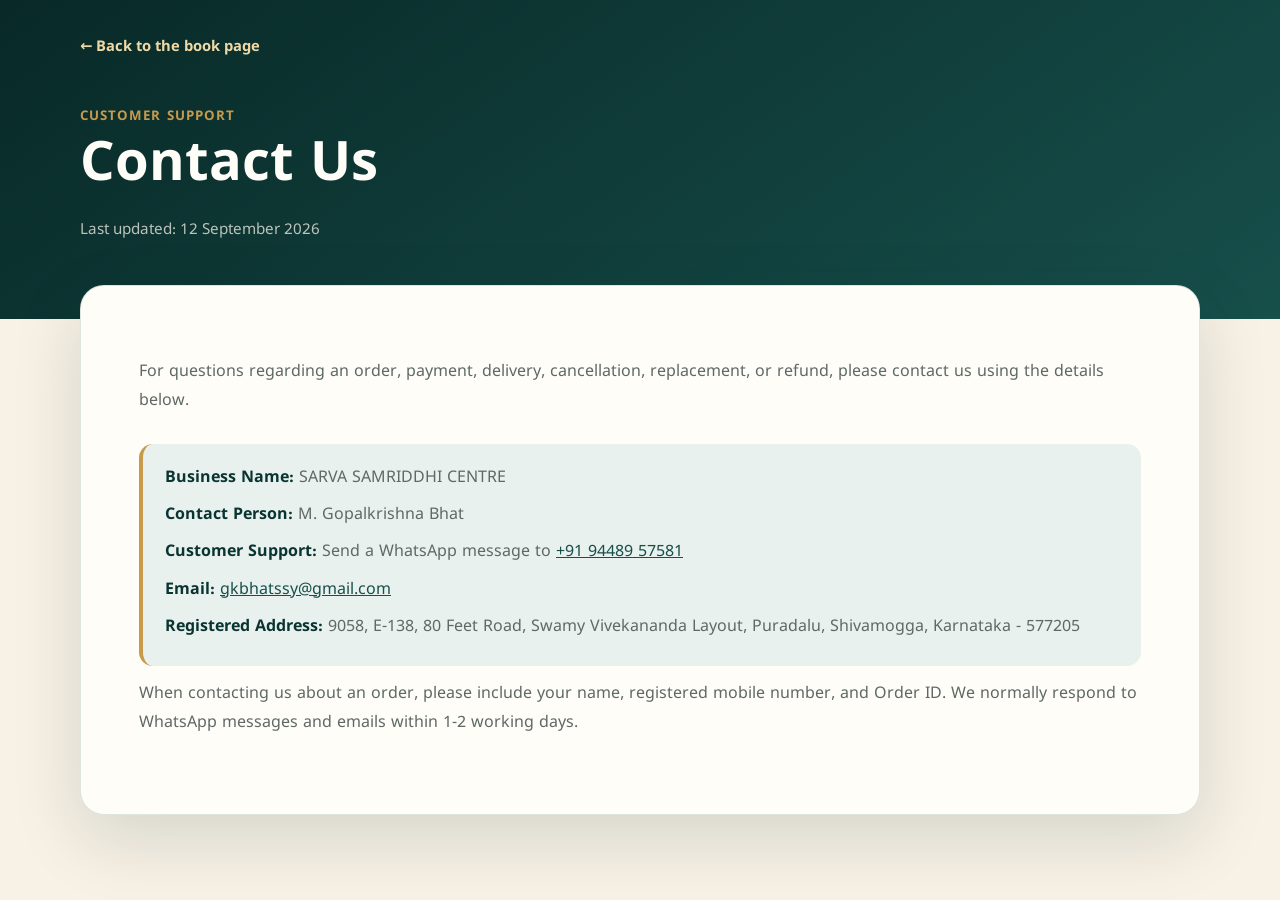
<file: contact-us.html>
<!doctype html>
<html lang="en">
<head>
  <meta charset="UTF-8">
  <meta name="viewport" content="width=device-width, initial-scale=1.0">
  <title>Contact Us | Sarvasamriddhi</title>
  <meta name="description" content="Contact Sarva Samriddhi Centre for order and customer support.">
  <link rel="stylesheet" href="styles.css">
</head>
<body class="legal-page">

<header class="legal-header"><div class="container">
  <a class="legal-back" href="index.html">← Back to the book page</a>
  <p class="section-kicker">Customer support</p><h1>Contact Us</h1>
  <p class="legal-updated">Last updated: 12 September 2026</p>
</div></header>
<main class="legal-main"><article class="container legal-card">
  <p>For questions regarding an order, payment, delivery, cancellation, replacement, or refund, please contact us using the details below.</p>
  <div class="legal-details">
    <p><strong>Business Name:</strong> SARVA SAMRIDDHI CENTRE</p>
    <p><strong>Contact Person:</strong> M. Gopalkrishna Bhat</p>
    <p><strong>Customer Support:</strong> Send a WhatsApp message to <a href="https://wa.me/919448957581" target="_blank" rel="noopener">+91 94489 57581</a></p>
    <p><strong>Email:</strong> <a href="mailto:gkbhatssy@gmail.com">gkbhatssy@gmail.com</a></p>
    <p><strong>Registered Address:</strong> 9058, E-138, 80 Feet Road, Swamy Vivekananda Layout, Puradalu, Shivamogga, Karnataka - 577205</p>
  </div>
  <p>When contacting us about an order, please include your name, registered mobile number, and Order ID. We normally respond to WhatsApp messages and emails within 1-2 working days.</p>
</article></main>
</body>
</html>
</file>
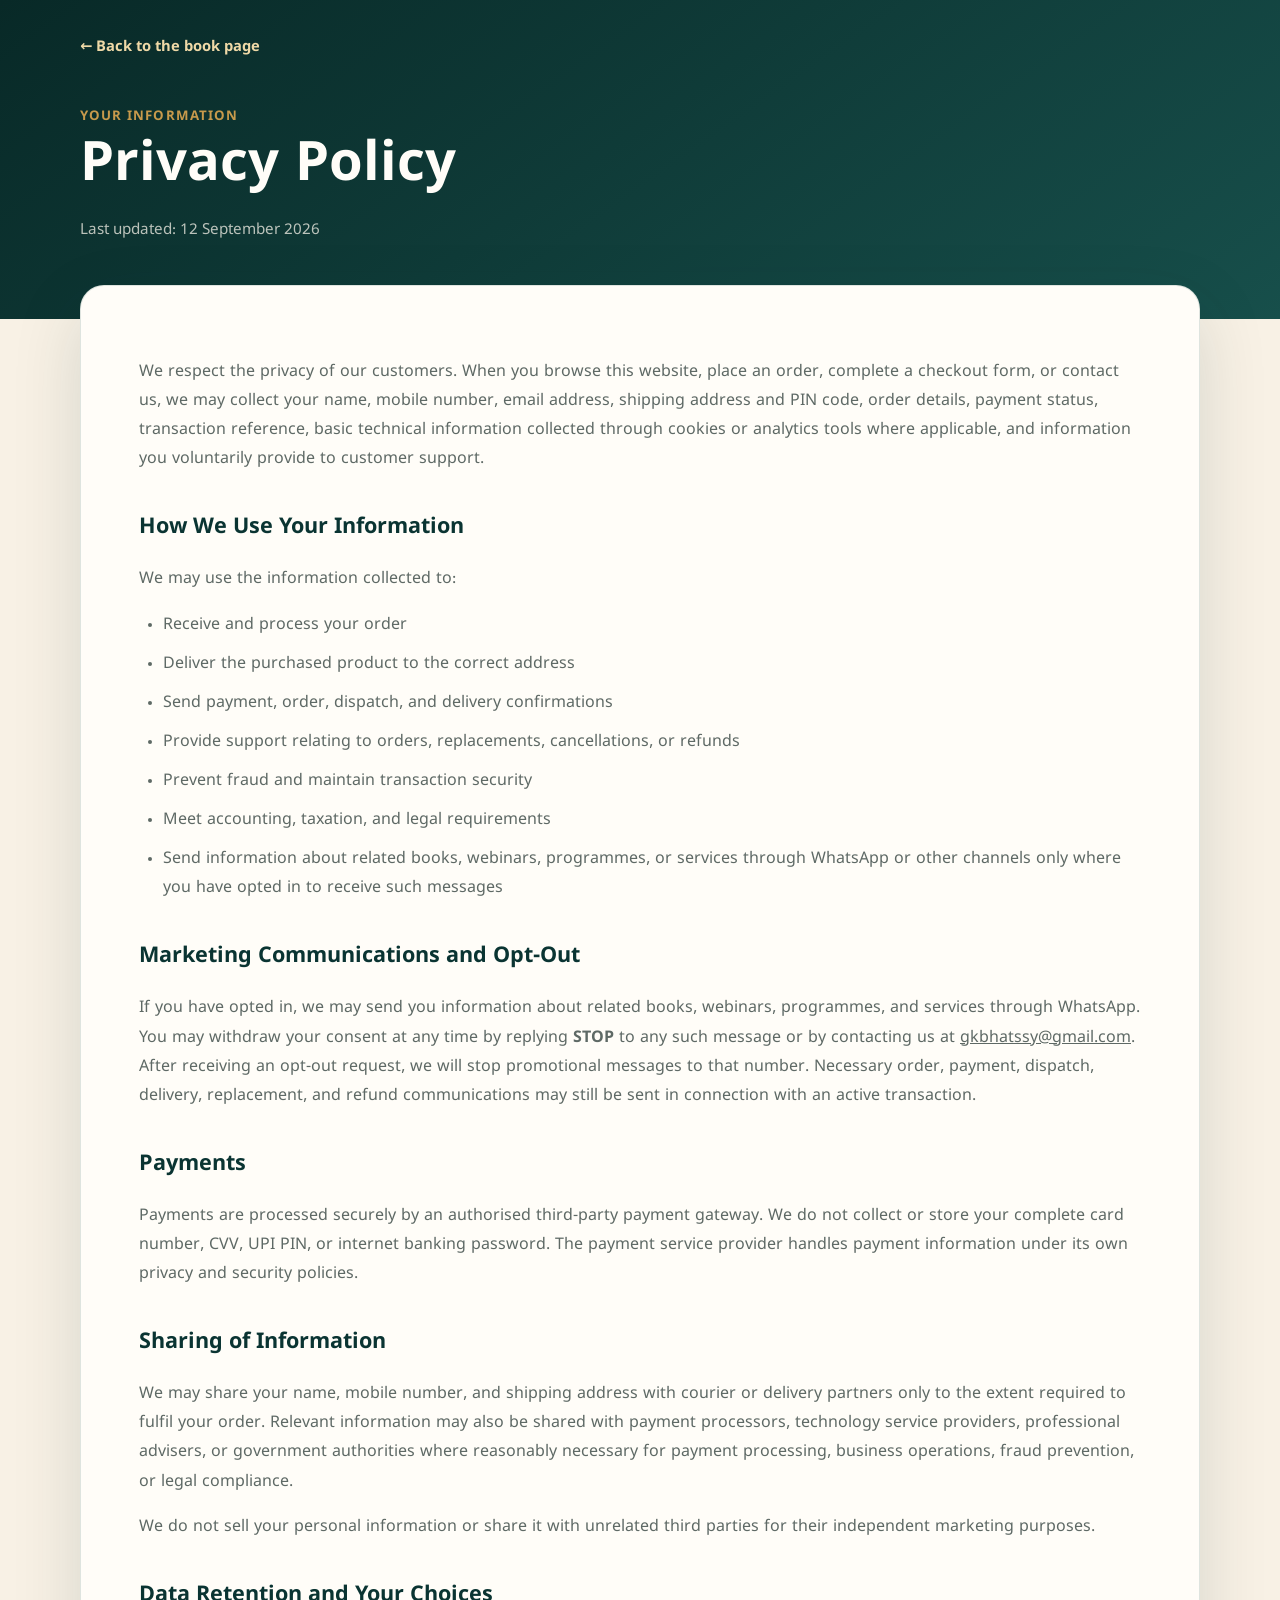
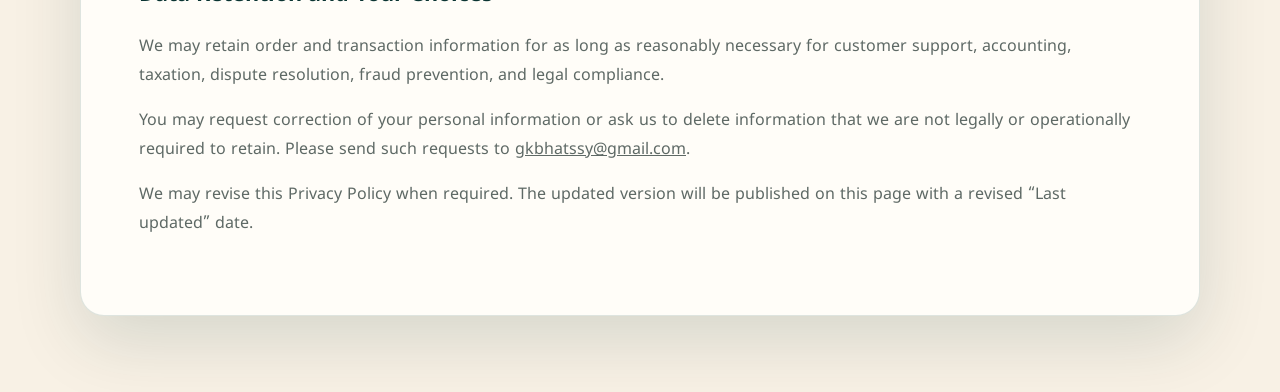
<file: privacy-policy.html>
<!doctype html>
<html lang="en">
<head>
  <meta charset="UTF-8">
  <meta name="viewport" content="width=device-width, initial-scale=1.0">
  <title>Privacy Policy | Sarvasamriddhi</title>
  <meta name="description" content="Privacy Policy for Sarvasamriddhi customers and website visitors.">
  <link rel="stylesheet" href="styles.css">
</head>
<body class="legal-page">

<header class="legal-header"><div class="container">
  <a class="legal-back" href="index.html">← Back to the book page</a>
  <p class="section-kicker">Your information</p><h1>Privacy Policy</h1>
  <p class="legal-updated">Last updated: 12 September 2026</p>
</div></header>
<main class="legal-main"><article class="container legal-card">
  <p>We respect the privacy of our customers. When you browse this website, place an order, complete a checkout form, or contact us, we may collect your name, mobile number, email address, shipping address and PIN code, order details, payment status, transaction reference, basic technical information collected through cookies or analytics tools where applicable, and information you voluntarily provide to customer support.</p>
  <h2>How We Use Your Information</h2>
  <p>We may use the information collected to:</p>
  <ul>
    <li>Receive and process your order</li>
    <li>Deliver the purchased product to the correct address</li>
    <li>Send payment, order, dispatch, and delivery confirmations</li>
    <li>Provide support relating to orders, replacements, cancellations, or refunds</li>
    <li>Prevent fraud and maintain transaction security</li>
    <li>Meet accounting, taxation, and legal requirements</li>
    <li>Send information about related books, webinars, programmes, or services through WhatsApp or other channels only where you have opted in to receive such messages</li>
  </ul>
  <h2>Marketing Communications and Opt-Out</h2>
  <p>If you have opted in, we may send you information about related books, webinars, programmes, and services through WhatsApp. You may withdraw your consent at any time by replying <strong>STOP</strong> to any such message or by contacting us at <a href="mailto:gkbhatssy@gmail.com">gkbhatssy@gmail.com</a>. After receiving an opt-out request, we will stop promotional messages to that number. Necessary order, payment, dispatch, delivery, replacement, and refund communications may still be sent in connection with an active transaction.</p>
  <h2>Payments</h2>
  <p>Payments are processed securely by an authorised third-party payment gateway. We do not collect or store your complete card number, CVV, UPI PIN, or internet banking password. The payment service provider handles payment information under its own privacy and security policies.</p>
  <h2>Sharing of Information</h2>
  <p>We may share your name, mobile number, and shipping address with courier or delivery partners only to the extent required to fulfil your order. Relevant information may also be shared with payment processors, technology service providers, professional advisers, or government authorities where reasonably necessary for payment processing, business operations, fraud prevention, or legal compliance.</p>
  <p>We do not sell your personal information or share it with unrelated third parties for their independent marketing purposes.</p>
  <h2>Data Retention and Your Choices</h2>
  <p>We may retain order and transaction information for as long as reasonably necessary for customer support, accounting, taxation, dispute resolution, fraud prevention, and legal compliance.</p>
  <p>You may request correction of your personal information or ask us to delete information that we are not legally or operationally required to retain. Please send such requests to <a href="mailto:gkbhatssy@gmail.com">gkbhatssy@gmail.com</a>.</p>
  <p>We may revise this Privacy Policy when required. The updated version will be published on this page with a revised “Last updated” date.</p>
</article></main>
</body>
</html>
</file>
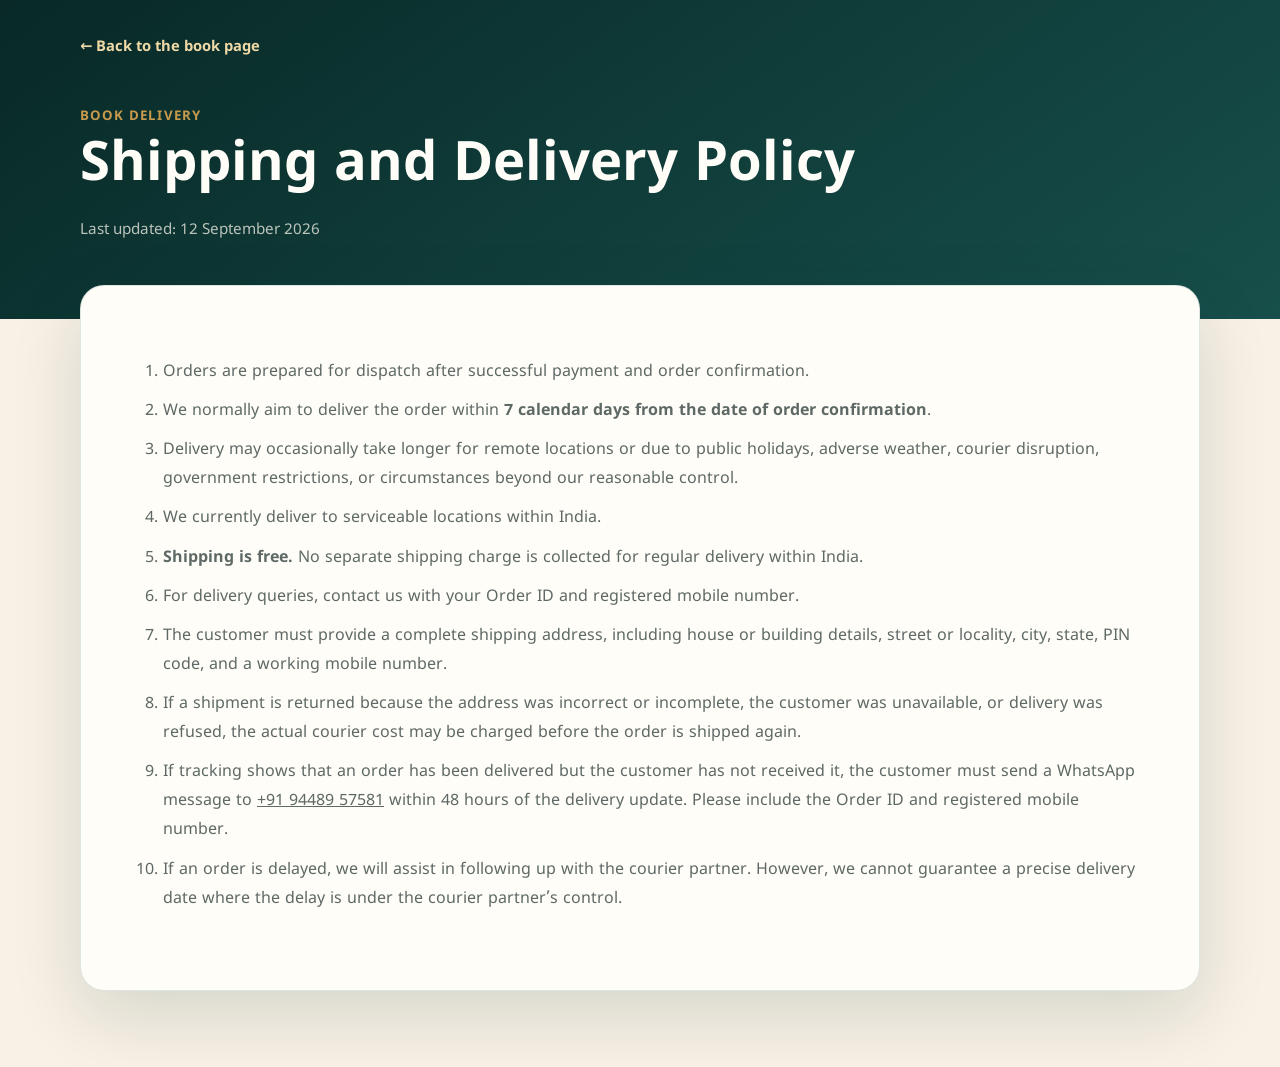
<file: shipping-delivery.html>
<!doctype html>
<html lang="en">
<head>
  <meta charset="UTF-8">
  <meta name="viewport" content="width=device-width, initial-scale=1.0">
  <title>Shipping and Delivery Policy | Sarvasamriddhi</title>
  <meta name="description" content="Shipping and Delivery Policy for Sarvasamriddhi book orders.">
  <link rel="stylesheet" href="styles.css">
</head>
<body class="legal-page">

<header class="legal-header"><div class="container">
  <a class="legal-back" href="index.html">← Back to the book page</a>
  <p class="section-kicker">Book delivery</p><h1>Shipping and Delivery Policy</h1>
  <p class="legal-updated">Last updated: 12 September 2026</p>
</div></header>
<main class="legal-main"><article class="container legal-card">
  <ol>
    <li>Orders are prepared for dispatch after successful payment and order confirmation.</li>
    <li>We normally aim to deliver the order within <strong>7 calendar days from the date of order confirmation</strong>.</li>
    <li>Delivery may occasionally take longer for remote locations or due to public holidays, adverse weather, courier disruption, government restrictions, or circumstances beyond our reasonable control.</li>
    <li>We currently deliver to serviceable locations within India.</li>
    <li><strong>Shipping is free.</strong> No separate shipping charge is collected for regular delivery within India.</li>
    <li>For delivery queries, contact us with your Order ID and registered mobile number.</li>
    <li>The customer must provide a complete shipping address, including house or building details, street or locality, city, state, PIN code, and a working mobile number.</li>
    <li>If a shipment is returned because the address was incorrect or incomplete, the customer was unavailable, or delivery was refused, the actual courier cost may be charged before the order is shipped again.</li>
    <li>If tracking shows that an order has been delivered but the customer has not received it, the customer must send a WhatsApp message to <a href="https://wa.me/919448957581" target="_blank" rel="noopener">+91 94489 57581</a> within 48 hours of the delivery update. Please include the Order ID and registered mobile number.</li>
    <li>If an order is delayed, we will assist in following up with the courier partner. However, we cannot guarantee a precise delivery date where the delay is under the courier partner’s control.</li>
  </ol>
</article></main>
</body>
</html>
</file>
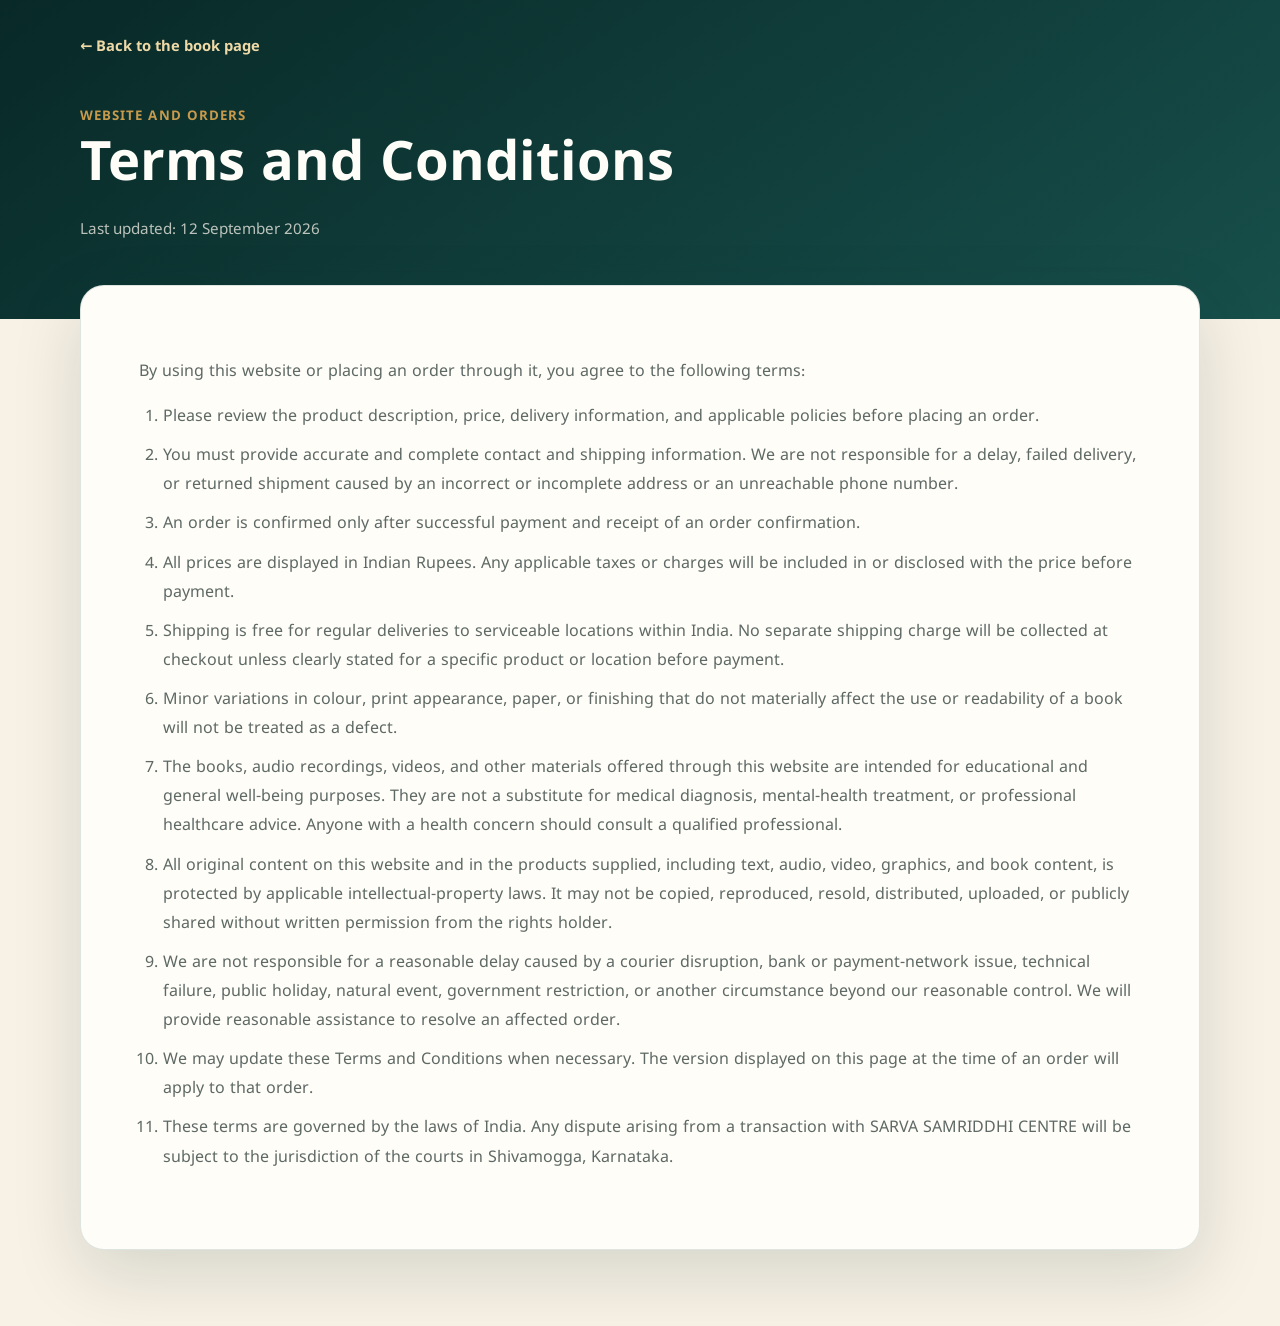
<file: terms-and-conditions.html>
<!doctype html>
<html lang="en">
<head>
  <meta charset="UTF-8">
  <meta name="viewport" content="width=device-width, initial-scale=1.0">
  <title>Terms and Conditions | Sarvasamriddhi</title>
  <meta name="description" content="Terms and Conditions for purchases from Sarvasamriddhi.">
  <link rel="stylesheet" href="styles.css">
</head>
<body class="legal-page">

<header class="legal-header"><div class="container">
  <a class="legal-back" href="index.html">← Back to the book page</a>
  <p class="section-kicker">Website and orders</p><h1>Terms and Conditions</h1>
  <p class="legal-updated">Last updated: 12 September 2026</p>
</div></header>
<main class="legal-main"><article class="container legal-card">
  <p>By using this website or placing an order through it, you agree to the following terms:</p>
  <ol>
    <li>Please review the product description, price, delivery information, and applicable policies before placing an order.</li>
    <li>You must provide accurate and complete contact and shipping information. We are not responsible for a delay, failed delivery, or returned shipment caused by an incorrect or incomplete address or an unreachable phone number.</li>
    <li>An order is confirmed only after successful payment and receipt of an order confirmation.</li>
    <li>All prices are displayed in Indian Rupees. Any applicable taxes or charges will be included in or disclosed with the price before payment.</li>
    <li>Shipping is free for regular deliveries to serviceable locations within India. No separate shipping charge will be collected at checkout unless clearly stated for a specific product or location before payment.</li>
    <li>Minor variations in colour, print appearance, paper, or finishing that do not materially affect the use or readability of a book will not be treated as a defect.</li>
    <li>The books, audio recordings, videos, and other materials offered through this website are intended for educational and general well-being purposes. They are not a substitute for medical diagnosis, mental-health treatment, or professional healthcare advice. Anyone with a health concern should consult a qualified professional.</li>
    <li>All original content on this website and in the products supplied, including text, audio, video, graphics, and book content, is protected by applicable intellectual-property laws. It may not be copied, reproduced, resold, distributed, uploaded, or publicly shared without written permission from the rights holder.</li>
    <li>We are not responsible for a reasonable delay caused by a courier disruption, bank or payment-network issue, technical failure, public holiday, natural event, government restriction, or another circumstance beyond our reasonable control. We will provide reasonable assistance to resolve an affected order.</li>
    <li>We may update these Terms and Conditions when necessary. The version displayed on this page at the time of an order will apply to that order.</li>
    <li>These terms are governed by the laws of India. Any dispute arising from a transaction with SARVA SAMRIDDHI CENTRE will be subject to the jurisdiction of the courts in Shivamogga, Karnataka.</li>
  </ol>
</article></main>
</body>
</html>
</file>
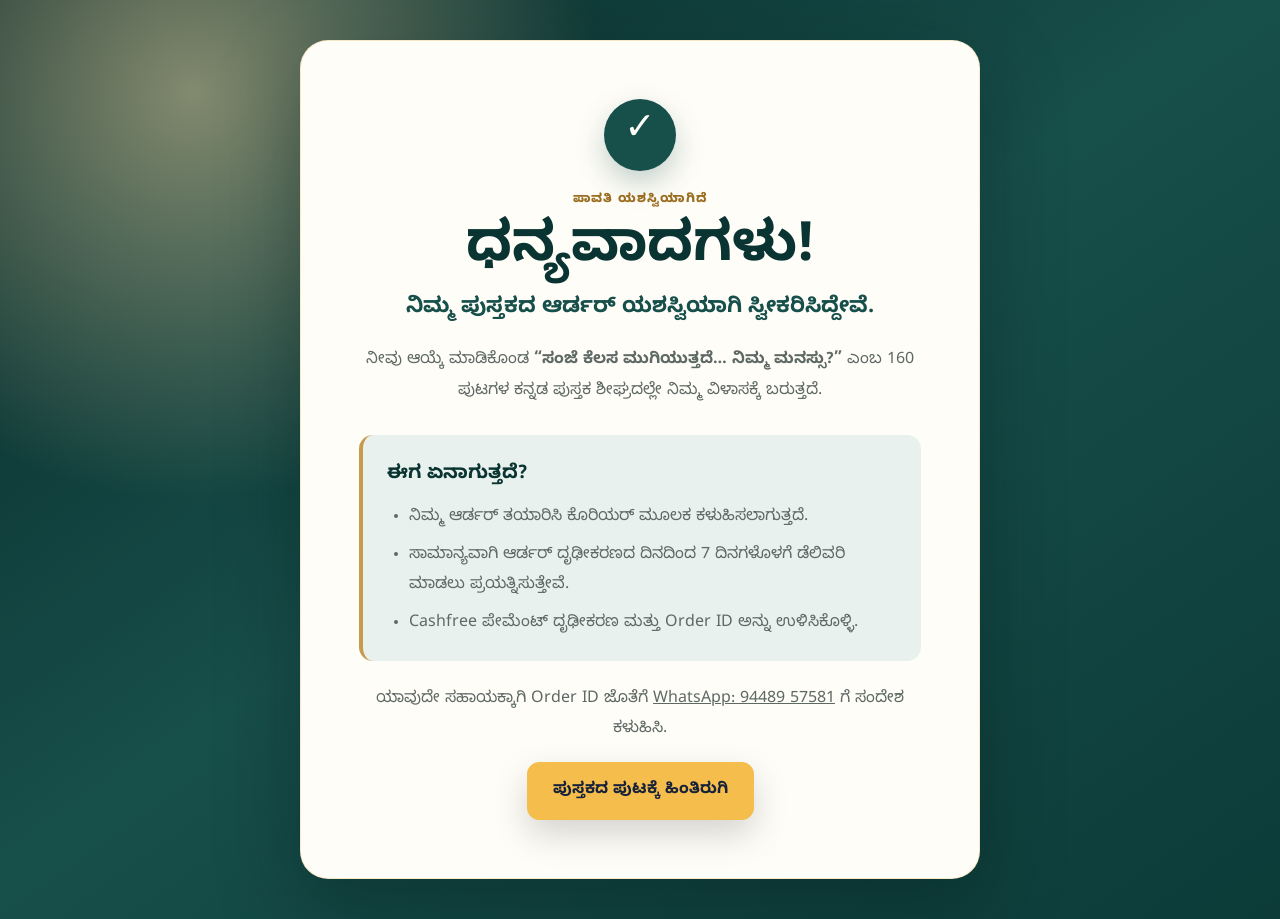
<file: thank-you.html>
<!doctype html>
<html lang="kn">
<head>
  <meta charset="UTF-8">
  <meta name="viewport" content="width=device-width,initial-scale=1">
  <meta name="robots" content="noindex">
  <title>ಧನ್ಯವಾದಗಳು | ಸಂಜೆ ಕೆಲಸ ಮುಗಿಯುತ್ತದೆ… ನಿಮ್ಮ ಮನಸ್ಸು?</title>
  <meta name="description" content="ಪುಸ್ತಕದ ಆರ್ಡರ್ ಯಶಸ್ವಿಯಾಗಿ ಸ್ವೀಕರಿಸಲಾಗಿದೆ.">
  <link rel="stylesheet" href="styles.css">
</head>
<body class="thank-you-page">
  <main class="thank-you-main">
    <section class="thank-you-card" aria-labelledby="thank-you-title">
      <div class="thank-you-check" aria-hidden="true">✓</div>
      <p class="thank-you-brand">ಪಾವತಿ ಯಶಸ್ವಿಯಾಗಿದೆ</p>
      <h1 id="thank-you-title">ಧನ್ಯವಾದಗಳು!</h1>
      <p class="thank-you-lead">ನಿಮ್ಮ ಪುಸ್ತಕದ ಆರ್ಡರ್ ಯಶಸ್ವಿಯಾಗಿ ಸ್ವೀಕರಿಸಿದ್ದೇವೆ.</p>
      <p>ನೀವು ಆಯ್ಕೆ ಮಾಡಿಕೊಂಡ <strong>“ಸಂಜೆ ಕೆಲಸ ಮುಗಿಯುತ್ತದೆ… ನಿಮ್ಮ ಮನಸ್ಸು?”</strong> ಎಂಬ 160 ಪುಟಗಳ ಕನ್ನಡ ಪುಸ್ತಕ ಶೀಘ್ರದಲ್ಲೇ ನಿಮ್ಮ ವಿಳಾಸಕ್ಕೆ ಬರುತ್ತದೆ.</p>

      <div class="thank-you-reference" id="order-reference" hidden>
        <span>ನಿಮ್ಮ Order ID</span>
        <strong id="order-id"></strong>
      </div>

      <div class="thank-you-next">
        <h2>ಈಗ ಏನಾಗುತ್ತದೆ?</h2>
        <ul>
          <li>ನಿಮ್ಮ ಆರ್ಡರ್ ತಯಾರಿಸಿ ಕೊರಿಯರ್ ಮೂಲಕ ಕಳುಹಿಸಲಾಗುತ್ತದೆ.</li>
          <li>ಸಾಮಾನ್ಯವಾಗಿ ಆರ್ಡರ್ ದೃಢೀಕರಣದ ದಿನದಿಂದ 7 ದಿನಗಳೊಳಗೆ ಡೆಲಿವರಿ ಮಾಡಲು ಪ್ರಯತ್ನಿಸುತ್ತೇವೆ.</li>
          <li>Cashfree ಪೇಮೆಂಟ್ ದೃಢೀಕರಣ ಮತ್ತು Order ID ಅನ್ನು ಉಳಿಸಿಕೊಳ್ಳಿ.</li>
        </ul>
      </div>

      <p>ಯಾವುದೇ ಸಹಾಯಕ್ಕಾಗಿ Order ID ಜೊತೆಗೆ <a href="https://wa.me/919448957581">WhatsApp: 94489 57581</a> ಗೆ ಸಂದೇಶ ಕಳುಹಿಸಿ.</p>
      <div class="thank-you-actions"><a class="primary-button" href="index.html">ಪುಸ್ತಕದ ಪುಟಕ್ಕೆ ಹಿಂತಿರುಗಿ</a></div>
    </section>
  </main>
  <script>
    (function () {
      var params = new URLSearchParams(window.location.search);
      var orderId = params.get('order_id') || params.get('orderId') || params.get('cf_order_id');
      if (orderId) {
        document.getElementById('order-id').textContent = orderId;
        document.getElementById('order-reference').hidden = false;
      }
    }());
  </script>
</body>
</html>
</file>
<file: styles.css>
@import url("https://fonts.googleapis.com/css2?family=Noto+Sans+Kannada:wght@400;500;600;700&display=swap");

:root {
  --ink: #173a38;
  --teal: #174f4b;
  --teal-deep: #0a3432;
  --teal-soft: #e8f1ed;
  --cream: #f8f1e5;
  --paper: #fffdf8;
  --gold: #c79a4c;
  --gold-light: #efd9a7;
  --muted: #5e6965;
  --line: rgba(23, 79, 75, 0.14);
  --shadow: 0 24px 70px rgba(10, 52, 50, 0.14);
}

* {
  box-sizing: border-box;
}

html {
  scroll-behavior: smooth;
}

body {
  margin: 0;
  color: var(--ink);
  background: var(--paper);
  font-family: "Noto Sans Kannada", system-ui, sans-serif;
  line-height: 1.75;
  text-rendering: optimizeLegibility;
}

img {
  display: block;
  max-width: 100%;
}

a {
  color: inherit;
}

.container {
  width: min(1120px, calc(100% - 40px));
  margin-inline: auto;
}

.narrow {
  max-width: 1000px;
}

.section {
  padding: 96px 0;
}

.section-heading {
  max-width: 790px;
  margin: 0 auto 48px;
  text-align: center;
}

.section-heading h2,
.purpose-copy h2,
.inside-copy h2,
.author-copy h2,
.order-copy h2 {
  margin: 0;
  color: var(--teal-deep);
  font-size: clamp(2rem, 4vw, 3.15rem);
  line-height: 1.3;
  letter-spacing: -0.025em;
}

.section-heading > p:last-child {
  max-width: 700px;
  margin: 18px auto 0;
  color: var(--muted);
  font-size: 1rem;
}

.section-kicker,
.eyebrow {
  margin: 0 0 12px;
  color: var(--gold);
  font-size: 0.83rem;
  font-weight: 700;
  letter-spacing: 0.08em;
  text-transform: uppercase;
}

.hero {
  position: relative;
  overflow: hidden;
  min-height: 92vh;
  display: flex;
  align-items: center;
  padding: 72px 0;
  color: #fffaf0;
  background:
    radial-gradient(circle at 77% 34%, rgba(239, 217, 167, 0.18), transparent 25%),
    radial-gradient(circle at 15% 15%, rgba(64, 137, 128, 0.28), transparent 29%),
    linear-gradient(135deg, #0a3432 0%, #174f4b 58%, #0b3b39 100%);
}

.hero::before,
.hero::after {
  position: absolute;
  content: "";
  border: 1px solid rgba(239, 217, 167, 0.12);
  border-radius: 999px;
}

.hero::before {
  width: 620px;
  height: 620px;
  left: -340px;
  bottom: -330px;
}

.hero::after {
  width: 460px;
  height: 460px;
  right: -230px;
  top: -190px;
}

.hero-grid {
  position: relative;
  z-index: 1;
  display: grid;
  grid-template-columns: 1.07fr 0.93fr;
  gap: 76px;
  align-items: center;
}

.hero h1 {
  max-width: 700px;
  margin: 0 0 24px;
  font-size: clamp(2.65rem, 5.2vw, 5rem);
  line-height: 1.18;
  letter-spacing: -0.035em;
}

.hero h1 span {
  display: block;
  margin-top: 7px;
  color: var(--gold-light);
}

.hero-subtitle {
  max-width: 685px;
  margin: 0 0 25px;
  color: rgba(255, 250, 240, 0.83);
  font-size: 1.12rem;
  line-height: 1.9;
}

.price-row {
  display: flex;
  gap: 14px;
  align-items: center;
  margin-bottom: 23px;
}

.price {
  color: var(--gold-light);
  font-size: 2.35rem;
  font-weight: 700;
  line-height: 1;
}

.price-note {
  color: rgba(255, 250, 240, 0.78);
  font-size: 0.91rem;
}

.primary-button {
  display: inline-flex;
  align-items: center;
  justify-content: center;
  gap: 11px;
  min-height: 58px;
  padding: 15px 25px;
  border: 1px solid rgba(255, 255, 255, 0.25);
  border-radius: 12px;
  color: #163d3a;
  background: linear-gradient(135deg, #f1dfb8, #c99d50);
  box-shadow: 0 14px 34px rgba(0, 0, 0, 0.17);
  font-size: 1rem;
  font-weight: 700;
  line-height: 1.4;
  text-align: center;
  text-decoration: none;
  transition: transform 180ms ease, box-shadow 180ms ease, filter 180ms ease;
}

.primary-button span {
  font-size: 1.3rem;
}

.primary-button:hover,
.primary-button:focus-visible {
  transform: translateY(-2px);
  filter: brightness(1.03);
  box-shadow: 0 18px 40px rgba(0, 0, 0, 0.22);
}

.primary-button:focus-visible,
summary:focus-visible {
  outline: 3px solid #fff;
  outline-offset: 4px;
}

.payment-note {
  margin: 13px 0 0;
  color: rgba(255, 250, 240, 0.68);
  font-size: 0.82rem;
}

.micro-trust {
  display: flex;
  flex-wrap: wrap;
  gap: 11px 18px;
  margin-top: 28px;
  padding-top: 24px;
  border-top: 1px solid rgba(255, 255, 255, 0.13);
  color: rgba(255, 250, 240, 0.8);
  font-size: 0.79rem;
}

.photo-frame {
  position: relative;
  max-width: 455px;
  margin-inline: auto;
  padding: 12px;
  border: 1px solid rgba(239, 217, 167, 0.38);
  border-radius: 28px;
  background: rgba(255, 255, 255, 0.07);
  box-shadow: 0 28px 70px rgba(0, 0, 0, 0.25);
  transform: rotate(1.25deg);
}

.photo-frame img {
  width: 100%;
  aspect-ratio: 4 / 5;
  border-radius: 19px;
  object-fit: cover;
  object-position: 50% 35%;
}

.photo-badge {
  position: absolute;
  right: -28px;
  bottom: 32px;
  max-width: 260px;
  padding: 15px 18px;
  border: 1px solid rgba(239, 217, 167, 0.42);
  border-radius: 13px;
  background: rgba(10, 52, 50, 0.94);
  box-shadow: 0 15px 35px rgba(0, 0, 0, 0.25);
  text-align: center;
}

.photo-badge strong,
.photo-badge span {
  display: block;
}

.photo-badge strong {
  color: var(--gold-light);
  font-size: 0.76rem;
  font-weight: 600;
}

.photo-badge span {
  margin-top: 2px;
  font-size: 1.18rem;
  font-weight: 700;
}

.book-mockup-stage {
  position: relative;
  isolation: isolate;
  display: grid;
  min-height: 560px;
  max-width: 480px;
  margin-inline: auto;
  place-items: center;
}

.book-mockup-stage::before {
  position: absolute;
  z-index: -1;
  width: 92%;
  aspect-ratio: 1;
  border: 1px solid rgba(242, 199, 112, 0.2);
  border-radius: 50%;
  background: radial-gradient(
    circle,
    rgba(242, 199, 112, 0.2) 0%,
    rgba(21, 118, 110, 0.18) 43%,
    rgba(21, 118, 110, 0) 72%
  );
  content: "";
}

.book-mockup-stage img {
  display: block;
  width: min(100%, 440px);
  height: auto;
  filter: drop-shadow(0 32px 34px rgba(0, 0, 0, 0.38));
  transform: rotate(1.4deg);
}

.trust-strip {
  padding: 28px 0;
  border-bottom: 1px solid var(--line);
  background: var(--cream);
}

.trust-grid {
  display: grid;
  grid-template-columns: repeat(4, 1fr);
}

.trust-grid > div {
  padding: 5px 25px;
  border-right: 1px solid var(--line);
  text-align: center;
}

.trust-grid > div:last-child {
  border-right: 0;
}

.trust-grid strong,
.trust-grid span {
  display: block;
}

.trust-grid strong {
  color: var(--teal);
  font-size: 1rem;
}

.trust-grid span {
  margin-top: 3px;
  color: var(--muted);
  font-size: 0.75rem;
  line-height: 1.5;
}

.problems {
  background: var(--paper);
}

.problem-grid {
  display: grid;
  grid-template-columns: repeat(2, 1fr);
  gap: 16px;
}

.problem-card {
  display: flex;
  gap: 14px;
  align-items: flex-start;
  padding: 20px 21px;
  border: 1px solid var(--line);
  border-radius: 16px;
  background: #fff;
  box-shadow: 0 8px 28px rgba(10, 52, 50, 0.04);
}

.problem-card span {
  flex: 0 0 28px;
  width: 28px;
  height: 28px;
  display: grid;
  place-items: center;
  border-radius: 50%;
  color: var(--teal);
  background: var(--teal-soft);
  font-weight: 700;
}

.problem-card p {
  margin: 0;
  color: #3f4f4b;
  font-size: 0.95rem;
}

.soft-highlight {
  margin-top: 30px;
  padding: 22px 25px;
  border-left: 4px solid var(--gold);
  border-radius: 0 14px 14px 0;
  background: var(--teal-soft);
}

.soft-highlight p {
  margin: 0;
  color: #36514d;
}

.book-purpose {
  background: var(--cream);
}

.split-grid {
  display: grid;
  grid-template-columns: 0.9fr 1.1fr;
  gap: 78px;
  align-items: center;
}

.purpose-visual {
  min-height: 440px;
  display: flex;
  flex-direction: column;
  align-items: center;
  justify-content: center;
  padding: 45px 30px;
  border: 1px solid rgba(239, 217, 167, 0.35);
  border-radius: 28px;
  color: #fff7e7;
  background:
    radial-gradient(circle at center, rgba(239, 217, 167, 0.17), transparent 38%),
    linear-gradient(145deg, var(--teal), var(--teal-deep));
  box-shadow: var(--shadow);
}

.moon-orbit {
  width: 180px;
  height: 180px;
  display: grid;
  place-items: center;
  border: 1px solid rgba(239, 217, 167, 0.27);
  border-radius: 50%;
}

.moon-orbit span {
  width: 95px;
  height: 95px;
  display: block;
  border-radius: 50%;
  background: transparent;
  box-shadow: -20px 8px 0 2px var(--gold-light);
  transform: translate(8px, -4px);
}

.purpose-visual > p {
  margin: 33px 0 16px;
  color: var(--gold-light);
  font-size: 1.4rem;
  font-weight: 700;
}

.purpose-flow {
  display: flex;
  gap: 10px;
  align-items: center;
  color: rgba(255, 247, 231, 0.75);
  font-size: 0.85rem;
}

.purpose-flow b {
  color: var(--gold);
}

.purpose-copy > p:not(.section-kicker),
.inside-copy > p,
.author-copy > p:not(.section-kicker):not(.author-role),
.order-copy > p {
  margin: 20px 0 0;
  color: var(--muted);
}

.benefits {
  background: var(--paper);
}

.benefit-grid {
  display: grid;
  grid-template-columns: repeat(3, 1fr);
  gap: 18px;
}

.benefit-card {
  position: relative;
  overflow: hidden;
  padding: 27px 25px;
  border: 1px solid var(--line);
  border-radius: 18px;
  background: #fff;
  box-shadow: 0 10px 35px rgba(10, 52, 50, 0.05);
}

.benefit-card::after {
  position: absolute;
  width: 65px;
  height: 65px;
  right: -28px;
  top: -27px;
  content: "";
  border-radius: 50%;
  background: var(--teal-soft);
}

.benefit-number {
  color: var(--gold);
  font-size: 0.79rem;
  font-weight: 700;
}

.benefit-card h3 {
  margin: 12px 0 9px;
  color: var(--teal);
  font-size: 1.05rem;
  line-height: 1.5;
}

.benefit-card p {
  margin: 0;
  color: var(--muted);
  font-size: 0.88rem;
}

.mid-cta {
  padding: 60px 0;
  color: #fffaf0;
  background: linear-gradient(130deg, var(--teal-deep), var(--teal));
}

.mid-cta-inner {
  display: grid;
  grid-template-columns: 1.25fr 0.75fr;
  gap: 50px;
  align-items: center;
}

.mid-cta h2 {
  max-width: 700px;
  margin: 0;
  font-size: clamp(1.75rem, 3.2vw, 2.6rem);
  line-height: 1.35;
}

.cta-side {
  display: flex;
  flex-direction: column;
  align-items: flex-start;
}

.compact-price {
  display: flex;
  gap: 12px;
  align-items: baseline;
  margin-bottom: 15px;
}

.compact-price strong {
  color: var(--gold-light);
  font-size: 2rem;
}

.compact-price span {
  color: rgba(255, 250, 240, 0.65);
  font-size: 0.8rem;
}

.inside-book {
  background: var(--cream);
}

.inside-grid {
  grid-template-columns: 0.8fr 1.2fr;
}

.chapter-list {
  display: grid;
  gap: 11px;
  margin: 0;
  padding: 0;
  list-style: none;
}

.chapter-list li {
  display: flex;
  gap: 13px;
  align-items: flex-start;
  padding: 14px 17px;
  border: 1px solid rgba(23, 79, 75, 0.1);
  border-radius: 12px;
  background: rgba(255, 253, 248, 0.78);
  color: #3e504c;
  font-size: 0.9rem;
}

.chapter-list span {
  color: var(--gold);
  font-size: 0.67rem;
}

.testimonials {
  background: var(--paper);
}

.testimonial-grid {
  display: grid;
  grid-template-columns: repeat(3, 1fr);
  gap: 20px;
}

.testimonial-card {
  overflow: hidden;
  border: 1px solid var(--line);
  border-radius: 20px;
  background: #fff;
  box-shadow: 0 12px 35px rgba(10, 52, 50, 0.06);
}

.video-wrap {
  position: relative;
  aspect-ratio: 16 / 9;
  background: var(--teal-deep);
}

.video-wrap iframe {
  position: absolute;
  inset: 0;
  width: 100%;
  height: 100%;
  border: 0;
}

.testimonial-copy {
  padding: 22px;
}

.testimonial-name {
  margin: 0 0 8px !important;
  color: var(--gold) !important;
  font-size: 0.83rem !important;
  font-weight: 700;
}

.testimonial-copy h3 {
  margin: 0 0 13px;
  color: var(--teal);
  font-size: 0.98rem;
  line-height: 1.55;
}

.testimonial-copy p {
  margin: 0;
  color: var(--muted);
  font-size: 0.83rem;
}

.testimonial-disclaimer {
  margin: 22px 0 0;
  color: #7b8581;
  font-size: 0.73rem;
  text-align: center;
}

.author-section {
  background: var(--teal-soft);
}

.author-grid {
  display: grid;
  grid-template-columns: 0.8fr 1.2fr;
  gap: 72px;
  align-items: center;
}

.author-photo {
  max-width: 390px;
  padding: 10px;
  border: 1px solid rgba(23, 79, 75, 0.14);
  border-radius: 25px;
  background: var(--paper);
  box-shadow: var(--shadow);
}

.author-photo img {
  width: 100%;
  aspect-ratio: 4 / 5;
  border-radius: 17px;
  object-fit: cover;
  object-position: center 27%;
}

.author-role {
  margin: 8px 0 22px;
  color: var(--gold);
  font-size: 0.9rem;
  font-weight: 700;
}

.author-copy blockquote {
  margin: 26px 0 0;
  padding: 19px 22px;
  border-left: 4px solid var(--gold);
  border-radius: 0 13px 13px 0;
  color: var(--teal);
  background: rgba(255, 253, 248, 0.75);
  font-weight: 600;
}

.order-section {
  background: var(--paper);
}

.order-card {
  display: grid;
  grid-template-columns: 1.15fr 0.85fr;
  gap: 65px;
  align-items: center;
  padding: 55px 60px;
  border: 1px solid rgba(239, 217, 167, 0.36);
  border-radius: 28px;
  color: #fffaf0;
  background:
    radial-gradient(circle at 90% 0%, rgba(239, 217, 167, 0.16), transparent 28%),
    linear-gradient(135deg, var(--teal-deep), var(--teal));
  box-shadow: var(--shadow);
}

.order-copy h2 {
  color: #fffaf0;
}

.order-copy > p {
  color: rgba(255, 250, 240, 0.72) !important;
}

.order-copy ul {
  display: grid;
  gap: 7px;
  margin: 22px 0 0;
  padding-left: 23px;
  color: rgba(255, 250, 240, 0.78);
  font-size: 0.87rem;
}

.order-price-box {
  display: flex;
  flex-direction: column;
  align-items: center;
  padding: 31px 25px;
  border: 1px solid rgba(239, 217, 167, 0.38);
  border-radius: 20px;
  background: rgba(255, 255, 255, 0.07);
  text-align: center;
}

.order-price-box > p {
  margin: 0;
  color: rgba(255, 250, 240, 0.72);
  font-size: 0.82rem;
}

.order-price-box > strong {
  margin-top: 3px;
  color: var(--gold-light);
  font-size: 3.5rem;
  line-height: 1.15;
}

.order-price-box > span {
  margin-bottom: 20px;
  color: rgba(255, 250, 240, 0.62);
  font-size: 0.78rem;
}

.order-price-box small {
  margin-top: 13px;
  color: rgba(255, 250, 240, 0.57);
  font-size: 0.68rem;
}

.faq-section {
  background: var(--cream);
}

.faq-wrap {
  max-width: 880px;
}

.faq-list {
  display: grid;
  gap: 12px;
}

.faq-list details {
  border: 1px solid var(--line);
  border-radius: 14px;
  background: var(--paper);
}

.faq-list summary {
  position: relative;
  padding: 19px 52px 19px 21px;
  color: var(--teal);
  cursor: pointer;
  font-weight: 700;
  list-style: none;
}

.faq-list summary::-webkit-details-marker {
  display: none;
}

.faq-list summary::after {
  position: absolute;
  width: 27px;
  height: 27px;
  right: 17px;
  top: 17px;
  display: grid;
  place-items: center;
  content: "+";
  border-radius: 50%;
  color: var(--teal);
  background: var(--teal-soft);
  font-size: 1.2rem;
  line-height: 1;
}

.faq-list details[open] summary::after {
  content: "−";
}

.faq-list details p {
  margin: 0;
  padding: 0 21px 20px;
  color: var(--muted);
  font-size: 0.9rem;
}

.final-cta {
  position: relative;
  overflow: hidden;
  padding: 100px 0;
  color: #fffaf0;
  background: var(--teal-deep);
}

.final-cta::before {
  position: absolute;
  width: 440px;
  height: 440px;
  left: 50%;
  top: 48%;
  content: "";
  border: 1px solid rgba(239, 217, 167, 0.12);
  border-radius: 50%;
  transform: translate(-50%, -50%);
}

.final-cta-inner {
  position: relative;
  z-index: 1;
  max-width: 800px;
  text-align: center;
}

.final-cta h2 {
  margin: 0;
  font-size: clamp(2.1rem, 4.6vw, 3.55rem);
  line-height: 1.3;
}

.final-cta-inner > p:not(.section-kicker) {
  max-width: 690px;
  margin: 20px auto 27px;
  color: rgba(255, 250, 240, 0.73);
}

.final-price {
  display: flex;
  gap: 11px;
  justify-content: center;
  align-items: baseline;
  margin-top: 18px;
}

.final-price strong {
  color: var(--gold-light);
  font-size: 1.5rem;
}

.final-price span {
  color: rgba(255, 250, 240, 0.6);
  font-size: 0.75rem;
}

footer {
  padding: 33px 0;
  color: rgba(255, 250, 240, 0.68);
  background: #082927;
}

.footer-inner {
  text-align: center;
}

.footer-inner p {
  margin: 4px 0;
  font-size: 0.75rem;
}

.footer-inner strong {
  color: var(--gold-light);
}

.footer-note {
  margin-top: 12px !important;
  color: rgba(255, 250, 240, 0.42);
}

.footer-links {
  display: flex;
  flex-wrap: wrap;
  justify-content: center;
  gap: 8px 18px;
  margin: 18px auto 12px;
}

.footer-links a,
.footer-contact a {
  color: var(--gold-light);
  font-size: 0.78rem;
  text-decoration: none;
  border-bottom: 1px solid rgba(231, 192, 99, 0.38);
}

.footer-links a:hover,
.footer-links a:focus-visible,
.footer-contact a:hover,
.footer-contact a:focus-visible {
  color: #fff4cf;
  border-bottom-color: currentColor;
}

.footer-business,
.footer-contact {
  overflow-wrap: anywhere;
}

/* POLICY PAGES */
.legal-page {
  min-height: 100vh;
  color: var(--ink);
  background: var(--cream);
}

.legal-header {
  padding: 34px 0 72px;
  color: #fffaf0;
  background: linear-gradient(145deg, #082927 0%, var(--teal) 100%);
}

.legal-back {
  display: inline-block;
  margin-bottom: 42px;
  color: var(--gold-light);
  font-size: 0.92rem;
  font-weight: 700;
  text-decoration: none;
}

.legal-back:hover,
.legal-back:focus-visible {
  color: #fff4cf;
  text-decoration: underline;
  text-underline-offset: 4px;
}

.legal-header h1 {
  max-width: 850px;
  margin: 8px 0 14px;
  color: #fffdf8;
  font-size: clamp(2rem, 5vw, 3.4rem);
  line-height: 1.12;
}

.legal-updated {
  margin: 0;
  color: rgba(255, 250, 240, 0.72);
  font-size: 0.95rem;
}

.legal-main {
  padding: 0 0 76px;
}

.legal-card {
  position: relative;
  margin-top: -34px;
  padding: clamp(28px, 5vw, 58px);
  border: 1px solid var(--line);
  border-radius: 24px;
  background: var(--paper);
  box-shadow: var(--shadow);
}

.legal-card h2 {
  margin: 34px 0 12px;
  color: var(--teal-deep);
  font-size: 1.35rem;
}

.legal-card h2:first-child {
  margin-top: 0;
}

.legal-card p,
.legal-card li {
  color: var(--muted);
  font-size: 1rem;
  line-height: 1.82;
}

.legal-card ul,
.legal-card ol {
  padding-left: 24px;
}

.legal-card li {
  margin-bottom: 10px;
}

.legal-details {
  display: grid;
  gap: 8px;
  margin-top: 26px;
  padding: 22px;
  border-left: 4px solid var(--gold);
  border-radius: 14px;
  background: var(--teal-soft);
}

.legal-details p {
  margin: 0;
  overflow-wrap: anywhere;
}

.legal-details strong {
  color: var(--teal-deep);
}

.legal-details a {
  color: var(--teal);
}

/* PAYMENT THANK-YOU PAGE */
.thank-you-page {
  min-height: 100vh;
  color: var(--ink);
  background:
    radial-gradient(circle at 15% 10%, rgba(239, 217, 167, 0.52), transparent 30%),
    linear-gradient(145deg, #082927 0%, var(--teal) 48%, #0c3b38 100%);
}

.thank-you-main {
  display: grid;
  min-height: 100vh;
  place-items: center;
  padding: 40px 20px;
}

.thank-you-card {
  width: min(680px, 100%);
  padding: clamp(30px, 6vw, 58px);
  border: 1px solid rgba(239, 217, 167, 0.58);
  border-radius: 28px;
  background: var(--paper);
  box-shadow: 0 28px 80px rgba(0, 20, 19, 0.35);
  text-align: center;
}

.thank-you-check {
  display: grid;
  width: 72px;
  height: 72px;
  margin: 0 auto 18px;
  place-items: center;
  border-radius: 50%;
  color: #fffdf8;
  background: var(--teal);
  box-shadow: 0 12px 28px rgba(23, 79, 75, 0.25);
  font-size: 2.35rem;
  font-weight: 800;
}

.thank-you-brand {
  margin: 0;
  color: #9a6d20;
  font-size: 0.78rem;
  font-weight: 800;
  letter-spacing: 0.08em;
}

.thank-you-card h1 {
  margin: 8px 0 4px;
  color: var(--teal-deep);
  font-size: clamp(2.25rem, 7vw, 3.5rem);
  line-height: 1.15;
}

.thank-you-lead {
  margin: 0 0 10px;
  color: var(--teal);
  font-size: clamp(1.12rem, 3vw, 1.35rem);
  font-weight: 700;
}

.thank-you-card > p:not(.thank-you-brand):not(.thank-you-lead):not(.thank-you-reference) {
  color: var(--muted);
}

.thank-you-reference {
  display: grid;
  gap: 3px;
  margin: 22px 0 0;
  padding: 14px 18px;
  border: 1px dashed rgba(23, 79, 75, 0.3);
  border-radius: 12px;
  background: var(--teal-soft);
}

.thank-you-reference[hidden] {
  display: none;
}

.thank-you-reference span {
  color: var(--muted);
  font-size: 0.75rem;
  text-transform: uppercase;
  letter-spacing: 0.08em;
}

.thank-you-reference strong {
  color: var(--teal-deep);
  overflow-wrap: anywhere;
}

.thank-you-next {
  margin: 28px 0 24px;
  padding: 22px 24px;
  border-left: 4px solid var(--gold);
  border-radius: 14px;
  background: var(--teal-soft);
  text-align: left;
}

.thank-you-next h2 {
  margin: 0 0 10px;
  color: var(--teal-deep);
  font-size: 1.2rem;
}

.thank-you-next ul {
  margin: 0;
  padding-left: 22px;
}

.thank-you-next li {
  margin-bottom: 7px;
  color: var(--muted);
}

.thank-you-next li:last-child {
  margin-bottom: 0;
}

.thank-you-actions {
  display: grid;
  justify-items: center;
  gap: 15px;
}

@media (max-width: 920px) {
  .hero-grid,
  .split-grid,
  .author-grid {
    gap: 50px;
  }

  .benefit-grid,
  .testimonial-grid {
    grid-template-columns: repeat(2, 1fr);
  }

  .testimonial-card:last-child {
    grid-column: 1 / -1;
    width: calc(50% - 10px);
    justify-self: center;
  }

  .order-card {
    gap: 42px;
    padding: 45px;
  }
}

@media (max-width: 760px) {
  .thank-you-main { padding: 18px 12px; }
  .thank-you-card { padding: 30px 20px; border-radius: 20px; }
  .thank-you-check { width: 62px; height: 62px; font-size: 2rem; }
  .thank-you-next { padding: 18px; }
  .thank-you-actions .primary-button { width: 100%; }

  .legal-header { padding: 26px 0 58px; }
  .legal-back { margin-bottom: 30px; }
  .legal-card { margin-top: -26px; border-radius: 18px; }
  .footer-links { gap: 10px 14px; }

  .container {
    width: min(100% - 28px, 620px);
  }

  .section {
    padding: 67px 0;
  }

  .section-heading {
    margin-bottom: 34px;
    text-align: left;
  }

  .section-heading > p:last-child {
    margin-left: 0;
  }

  .hero {
    min-height: auto;
    padding: 52px 0 64px;
  }

  .hero-grid,
  .split-grid,
  .author-grid,
  .mid-cta-inner,
  .order-card {
    grid-template-columns: 1fr;
  }

  .hero-grid {
    gap: 41px;
  }

  .hero h1 {
    font-size: clamp(2.25rem, 10.5vw, 3.35rem);
  }

  .hero-subtitle {
    font-size: 1rem;
  }

  .hero-copy .primary-button,
  .cta-side .primary-button,
  .order-price-box .primary-button,
  .final-cta .primary-button {
    width: 100%;
  }

  .micro-trust {
    display: grid;
  }

  .photo-frame {
    max-width: 390px;
    transform: none;
  }

  .photo-badge {
    right: 7px;
    bottom: 19px;
  }

  .book-mockup-stage {
    min-height: 450px;
    max-width: 390px;
  }

  .book-mockup-stage img {
    width: min(100%, 360px);
    transform: none;
  }

  .trust-grid {
    grid-template-columns: repeat(2, 1fr);
    row-gap: 22px;
  }

  .trust-grid > div {
    padding: 4px 12px;
  }

  .trust-grid > div:nth-child(2) {
    border-right: 0;
  }

  .problem-grid,
  .benefit-grid,
  .testimonial-grid {
    grid-template-columns: 1fr;
  }

  .split-grid,
  .author-grid {
    gap: 38px;
  }

  .purpose-visual {
    min-height: 365px;
  }

  .mid-cta-inner {
    gap: 28px;
  }

  .cta-side {
    align-items: stretch;
  }

  .compact-price {
    justify-content: center;
  }

  .testimonial-card:last-child {
    grid-column: auto;
    width: 100%;
  }

  .author-photo {
    max-width: 340px;
    margin-inline: auto;
  }

  .order-section {
    padding-inline: 14px;
  }

  .order-card {
    gap: 34px;
    padding: 38px 23px;
  }

  .final-cta {
    padding: 76px 0;
  }
}

@media (max-width: 420px) {
  .price-row,
  .final-price {
    align-items: flex-start;
    flex-direction: column;
    gap: 5px;
  }

  .final-price {
    align-items: center;
  }

  .purpose-flow {
    gap: 7px;
    font-size: 0.76rem;
  }

  .faq-list summary {
    font-size: 0.9rem;
  }
}

@media (prefers-reduced-motion: reduce) {
  html {
    scroll-behavior: auto;
  }

  .primary-button {
    transition: none;
  }
}

/* BOOK INTRODUCTION VIDEO */
.book-video { background: var(--teal-soft); }
.book-video-grid { display: grid; grid-template-columns: minmax(0, 1.08fr) minmax(300px, 0.92fr); gap: 58px; align-items: center; }
.book-video-player { overflow: hidden; aspect-ratio: 16 / 9; border: 8px solid rgba(255, 255, 255, 0.74); border-radius: 22px; background: #071c1b; box-shadow: var(--shadow); }
.book-video-player iframe { display: block; width: 100%; height: 100%; border: 0; }
.book-video-copy h2 { margin: 0 0 20px; color: var(--teal-deep); font-size: clamp(1.9rem, 3.5vw, 2.8rem); line-height: 1.35; }
.book-video-copy > p:not(.section-kicker) { margin: 0 0 22px; color: var(--muted); }
.video-link { color: var(--teal); font-weight: 700; text-decoration-color: var(--gold); text-underline-offset: 5px; }

/* PHOTO TESTIMONIALS */
.photo-testimonials { background: var(--cream); }
.photo-testimonial-grid { display: grid; grid-template-columns: repeat(6, 1fr); gap: 24px; }
.photo-testimonial-card { grid-column: span 2; overflow: hidden; border: 1px solid var(--line); border-radius: 20px; background: var(--paper); box-shadow: 0 14px 40px rgba(10, 52, 50, 0.08); }
.photo-testimonial-card:nth-child(4) { grid-column: 2 / span 2; }
.photo-testimonial-card:nth-child(5) { grid-column: 4 / span 2; }
.photo-testimonial-card img { width: 100%; aspect-ratio: 4 / 5; object-fit: cover; object-position: center top; }
.photo-testimonial-copy { padding: 22px; }
.photo-testimonial-copy h3 { margin: 0; color: var(--teal-deep); font-size: 1.08rem; }
.testimonial-location { margin: 3px 0 12px; color: var(--gold); font-size: 0.86rem; font-weight: 700; }
.photo-testimonial-copy > p:last-child { margin: 0; color: var(--muted); font-size: 0.94rem; line-height: 1.85; }
.testimonial-bridge { max-width: 850px; margin: 42px auto 0; padding: 22px 26px; border-left: 4px solid var(--gold); border-radius: 14px; background: var(--teal-soft); text-align: center; }
.testimonial-bridge p { margin: 0; color: var(--teal); font-weight: 600; }

@media (max-width: 820px) {
  .book-video-grid { grid-template-columns: 1fr; gap: 34px; }
  .book-video-copy h2 { font-size: 1.85rem; }
  .photo-testimonial-grid { grid-template-columns: 1fr; }
  .photo-testimonial-card, .photo-testimonial-card:nth-child(4), .photo-testimonial-card:nth-child(5) { grid-column: auto; }
  .testimonial-bridge { margin-top: 32px; padding: 20px; text-align: left; }
}

/* HERO CONTENT ORDER */
@media (min-width: 761px) {
  .hero-grid {
    row-gap: 0;
  }

  .hero-copy {
    grid-column: 1;
    grid-row: 1;
    align-self: end;
  }

  .hero-actions {
    grid-column: 1;
    grid-row: 2;
    align-self: start;
  }

  .hero-visual {
    grid-column: 2;
    grid-row: 1 / span 2;
  }
}

/* SLIGHTLY LARGER BODY COPY FOR COMFORTABLE READING */
.section-heading > p:last-child,
.problem-card p,
.soft-highlight p,
.purpose-copy > p:not(.section-kicker),
.benefit-card p,
.inside-copy > p:not(.section-kicker),
.chapter-list li,
.testimonial-copy > p:not(.testimonial-name),
.book-video-copy > p:not(.section-kicker),
.author-copy > p:not(.section-kicker):not(.author-role),
.order-copy p,
.order-copy li,
.faq-list p,
.final-cta-inner > p:not(.section-kicker),
.photo-testimonial-copy > p:last-child,
.testimonial-bridge p {
  font-size: 1rem;
}

@media (max-width: 760px) {
  .hero-grid {
    row-gap: 30px;
  }

  .hero-copy,
  .hero-visual,
  .hero-actions {
    grid-column: 1;
  }

  .hero-copy {
    grid-row: 1;
  }

  .hero-visual {
    grid-row: 2;
  }

  .hero-actions {
    grid-row: 3;
  }

  .hero-actions .primary-button {
    width: 100%;
  }

  .hero-subtitle {
    font-size: 1.06rem;
  }

  .payment-note {
    font-size: 0.88rem;
  }

  .micro-trust {
    font-size: 0.86rem;
  }
}

/* New book: midnight blue and gold, using the previous page's structure. */
[hidden]{display:none!important}.hero{background:linear-gradient(135deg,#101e36,#1c2b47);color:#fff}.hero h1,.hero h1 span{color:#fff}.hero h1 span{color:#f9c85b;display:block}.hero-subtitle,.hero .payment-note,.hero .price-note,.hero .micro-trust{color:#e1e7f0}.hero .eyebrow{color:#f9c85b}.hero .book-mockup-stage{background:none;border:0;box-shadow:none;padding:0}.hero .book-mockup-stage img{width:100%;border-radius:16px}.hero .price{color:#f9c85b}.hero del{color:#c6cfdd;font-size:1.35rem}.primary-button{background:#f4bd4c;color:#17223a;border-color:#f4bd4c}.primary-button:hover{background:#ffcf70;color:#101e36}.hero-grid{grid-template-areas:"copy visual" "actions visual"}.hero-copy{grid-area:copy}.hero-actions{grid-area:actions}.hero-visual{grid-area:visual}.section-heading h2{line-height:1.6}.preview-section{background:#f0f3f8}.sample-grid{display:grid;grid-template-columns:repeat(4,minmax(0,1fr));gap:24px}.sample-card{display:block;color:inherit;text-decoration:none}.sample-paper{height:350px;background:white;padding:12px;border:1px solid #d5dce7;border-radius:8px;box-shadow:0 8px 24px #101e3610;overflow:hidden}.sample-paper img{width:100%;height:100%;object-fit:contain}.sample-card h3{font-size:1.1rem;line-height:1.7;margin:18px 0 8px}.sample-card p{font-size:1rem;line-height:1.9}.section-cta{margin-top:36px;text-align:center}.benefit-grid{display:grid;grid-template-columns:repeat(3,1fr);gap:24px}.benefit-card{padding:28px;background:#f4f6fa;border-radius:12px}.benefit-card h3{line-height:1.7}.reset-list article{display:flex;gap:24px;padding:24px 0;border-bottom:1px solid #d8deea}.reset-list strong{flex:0 0 110px;font-size:1.5rem;color:#8d6012}.reset-list h3{line-height:1.7;margin-bottom:8px}.faq-section details{border-bottom:1px solid #d8deea;padding:20px 0}.faq-section summary{cursor:pointer;font-size:1.1rem;line-height:1.8;font-weight:600}.faq-section details p{margin-top:14px}.final-offer{background:#101e36;color:white;text-align:center}.final-offer h2,.final-offer .price{color:#f9c85b}.final-offer p,.final-offer del{color:#e1e7f0}.final-offer .price-row{justify-content:center}.video-wrap{aspect-ratio:16/9;margin-top:24px}.video-wrap iframe{width:100%;height:100%;border:0}body{font-size:1rem;line-height:1.9}.hero h1{line-height:1.65}h3{line-height:1.7}@media(max-width:900px){.sample-grid{grid-template-columns:repeat(2,minmax(0,1fr))}.benefit-grid{grid-template-columns:1fr}.hero-grid{grid-template-areas:"copy" "visual" "actions";grid-template-columns:1fr}.hero-visual{max-width:680px;margin:auto}.sample-paper{height:380px}}@media(max-width:520px){.sample-grid{grid-template-columns:1fr}.sample-paper{height:460px}.hero h1{font-size:2.1rem}.reset-list article{gap:16px}.reset-list strong{flex-basis:80px;font-size:1.2rem}}

.sample-paper{position:relative}.sample-paper.sideways img{position:absolute;width:133.333%;height:75%;max-width:none;left:50%;top:50%;transform:translate(-50%,-50%) rotate(-90deg);object-fit:contain}

.book-lifestyle-section{background:#f8f5ef}.book-lifestyle-grid{display:grid;grid-template-columns:1fr 1.15fr 1fr;gap:28px;align-items:center}.book-lifestyle-grid figure{margin:0}.book-lifestyle-grid figure img{display:block;width:100%;border-radius:16px;box-shadow:0 12px 30px #101e361c}.book-lifestyle-copy{text-align:center}.book-lifestyle-copy h2{line-height:1.55}.book-lifestyle-copy p{color:var(--muted)}.text-link{display:inline-block;margin-top:8px;color:#8d6012;font-weight:700;text-decoration:none}.text-link:hover{text-decoration:underline}@media(max-width:900px){.book-lifestyle-grid{grid-template-columns:1fr 1fr}.book-lifestyle-copy{grid-column:1/-1;grid-row:1}}@media(max-width:520px){.book-lifestyle-grid{grid-template-columns:1fr}.book-lifestyle-copy{grid-column:auto;grid-row:auto}.book-lifestyle-grid figure{max-width:420px;margin:auto}}

.sample-grid{grid-template-columns:repeat(3,minmax(0,1fr))}.sample-paper{height:430px}@media(max-width:900px){.sample-grid{grid-template-columns:repeat(2,minmax(0,1fr))}}@media(max-width:520px){.sample-grid{grid-template-columns:1fr}.sample-paper{height:480px}}
</file>
